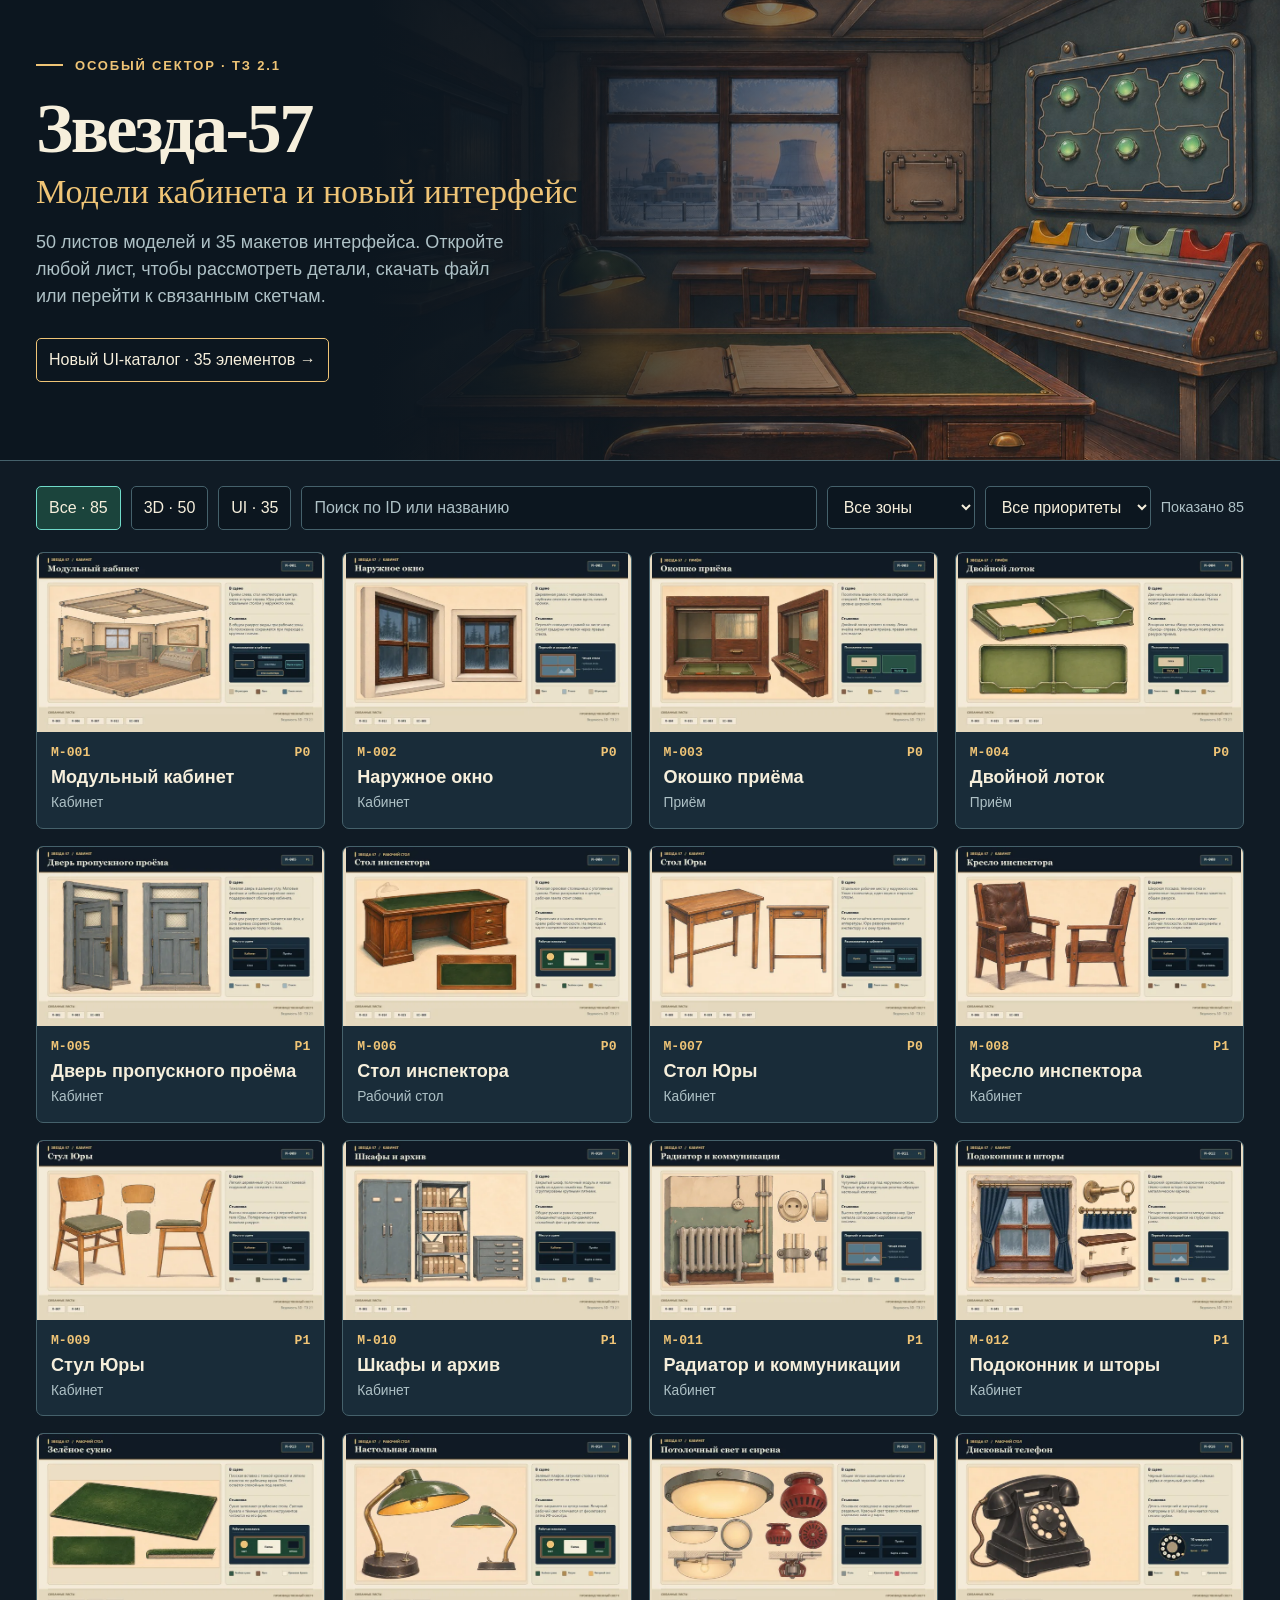
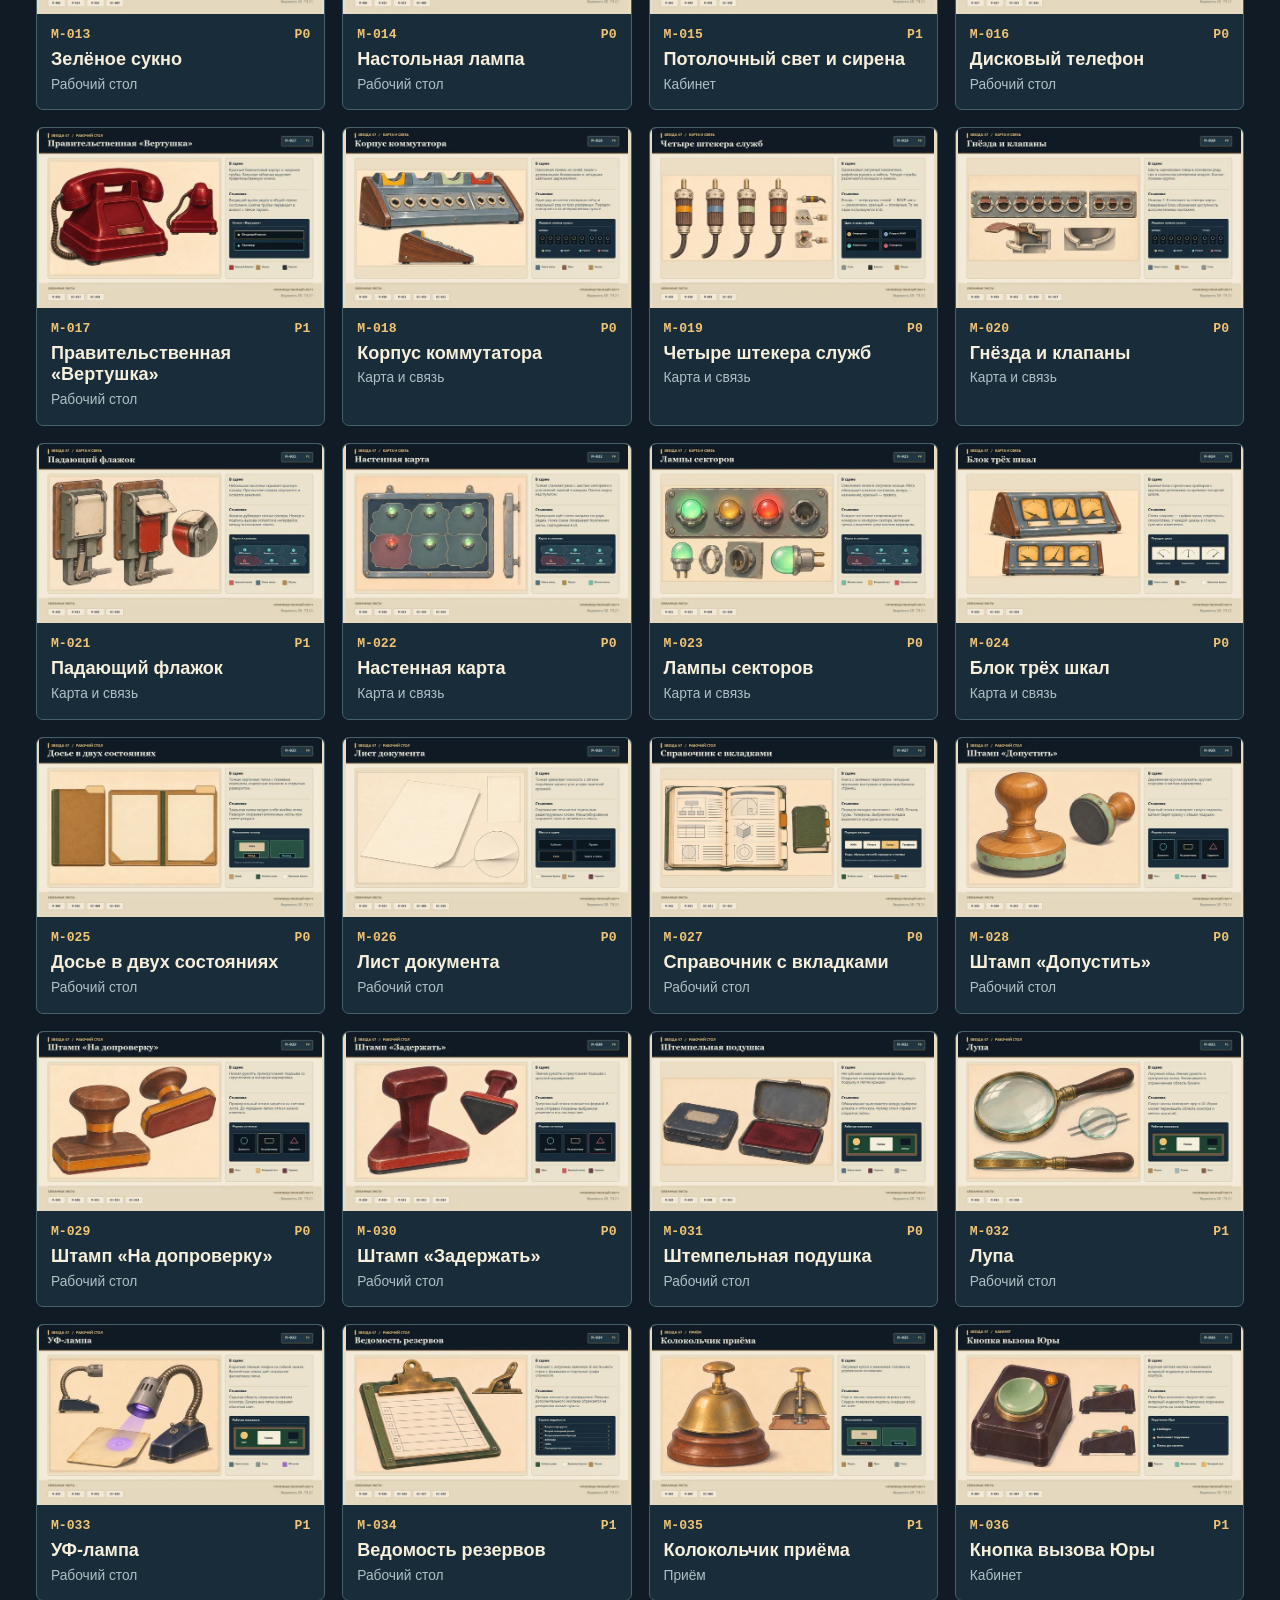
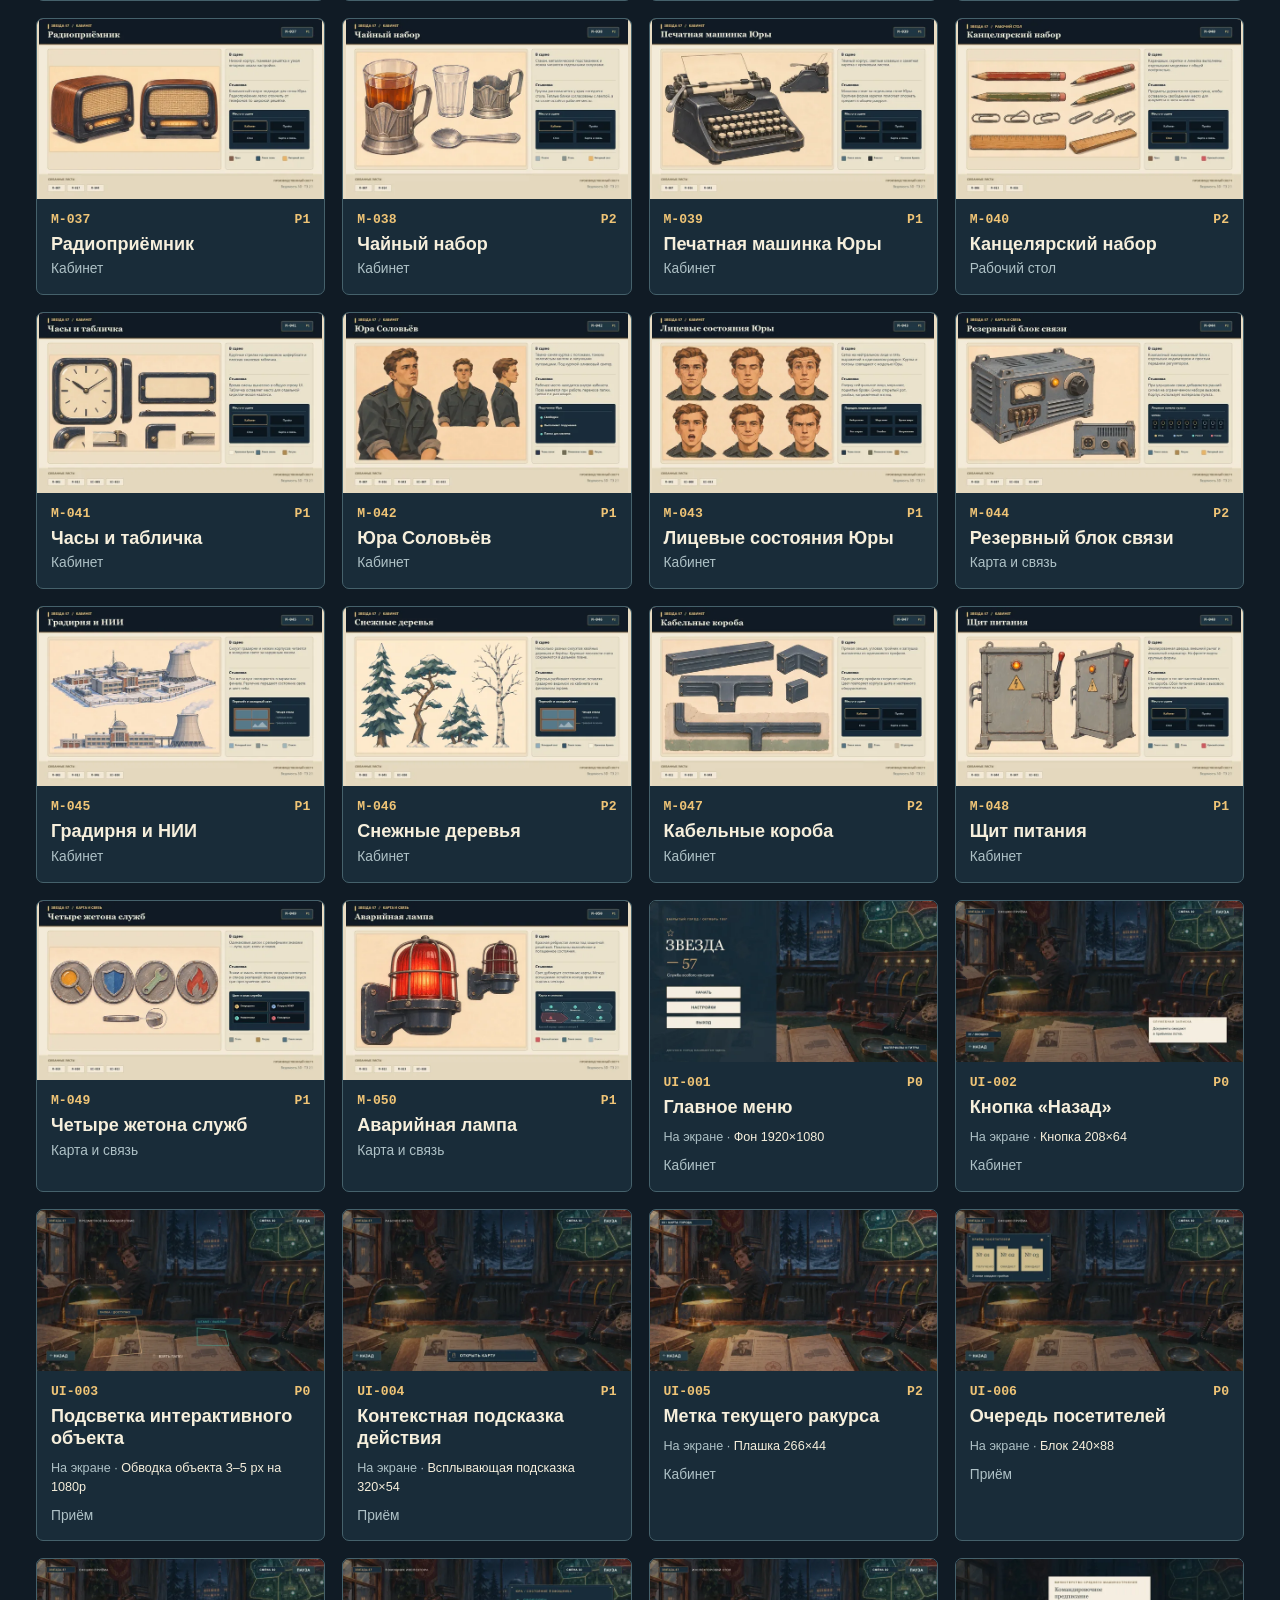
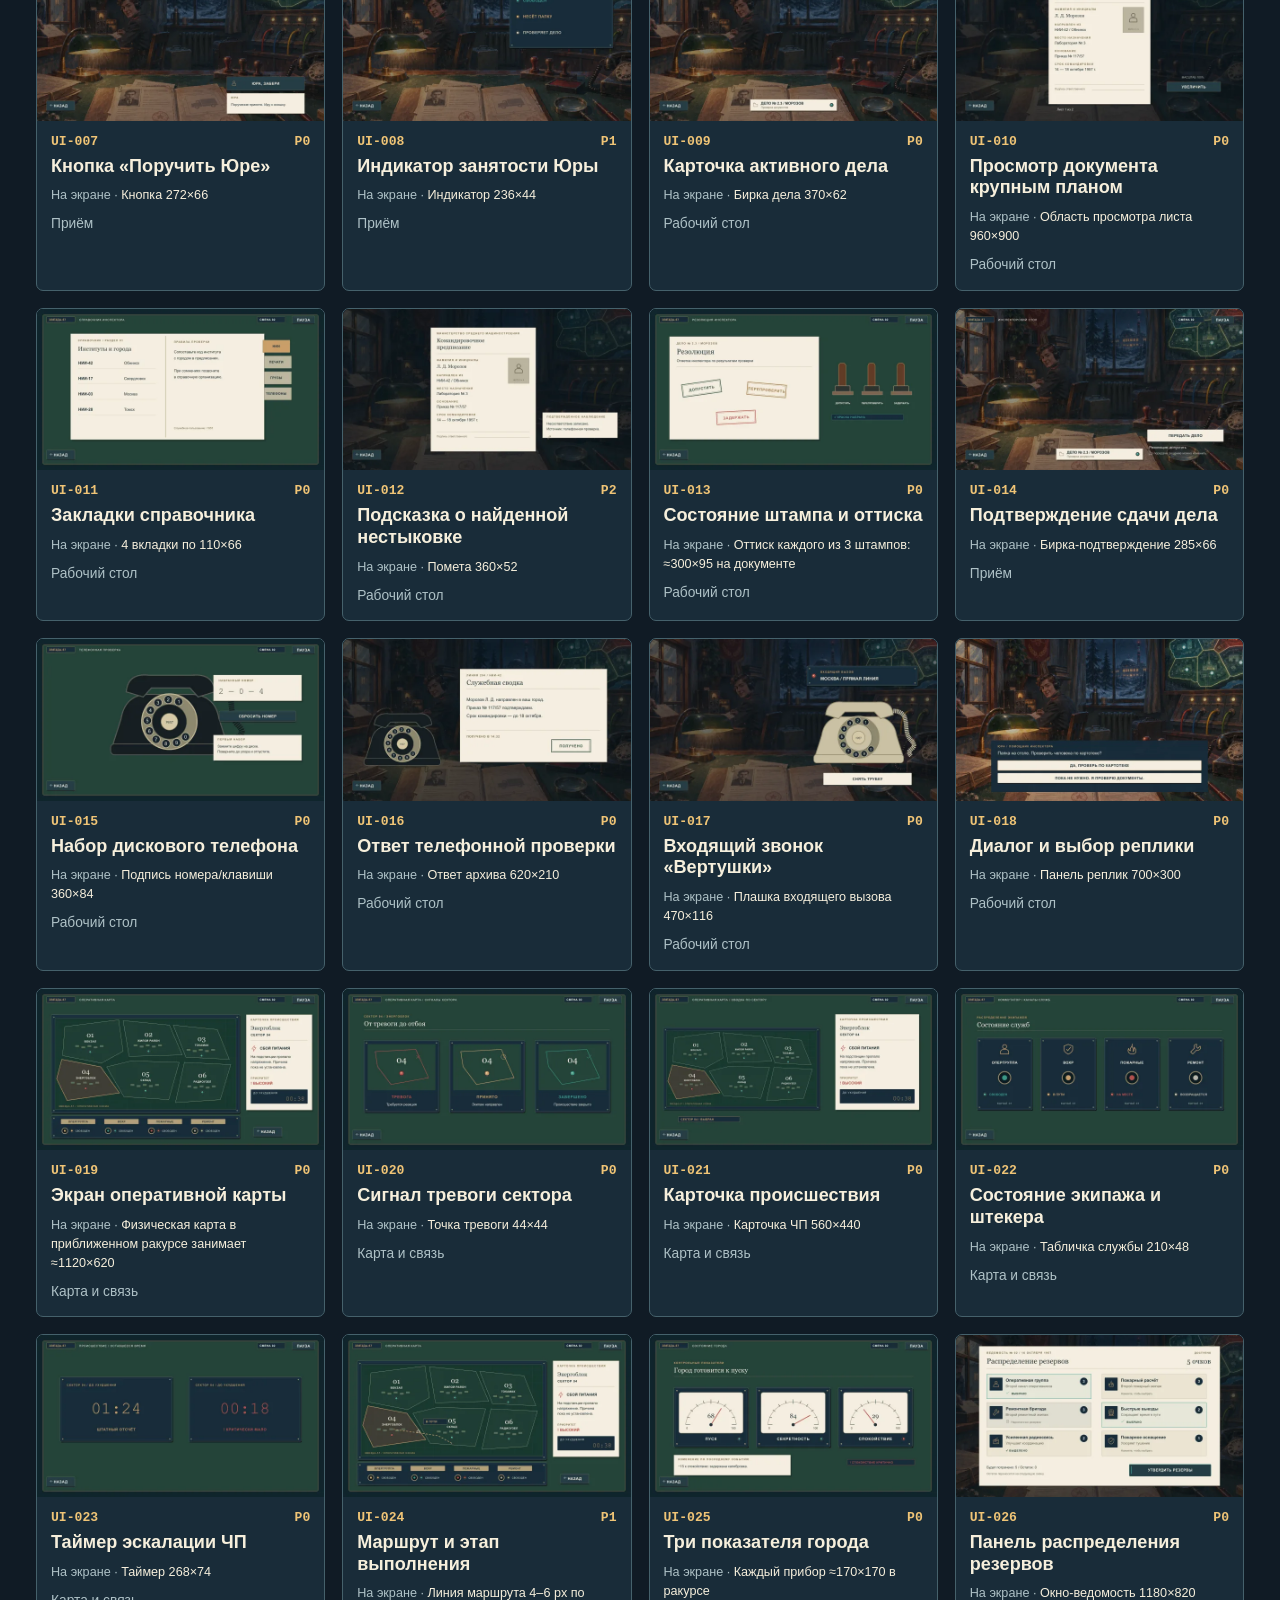
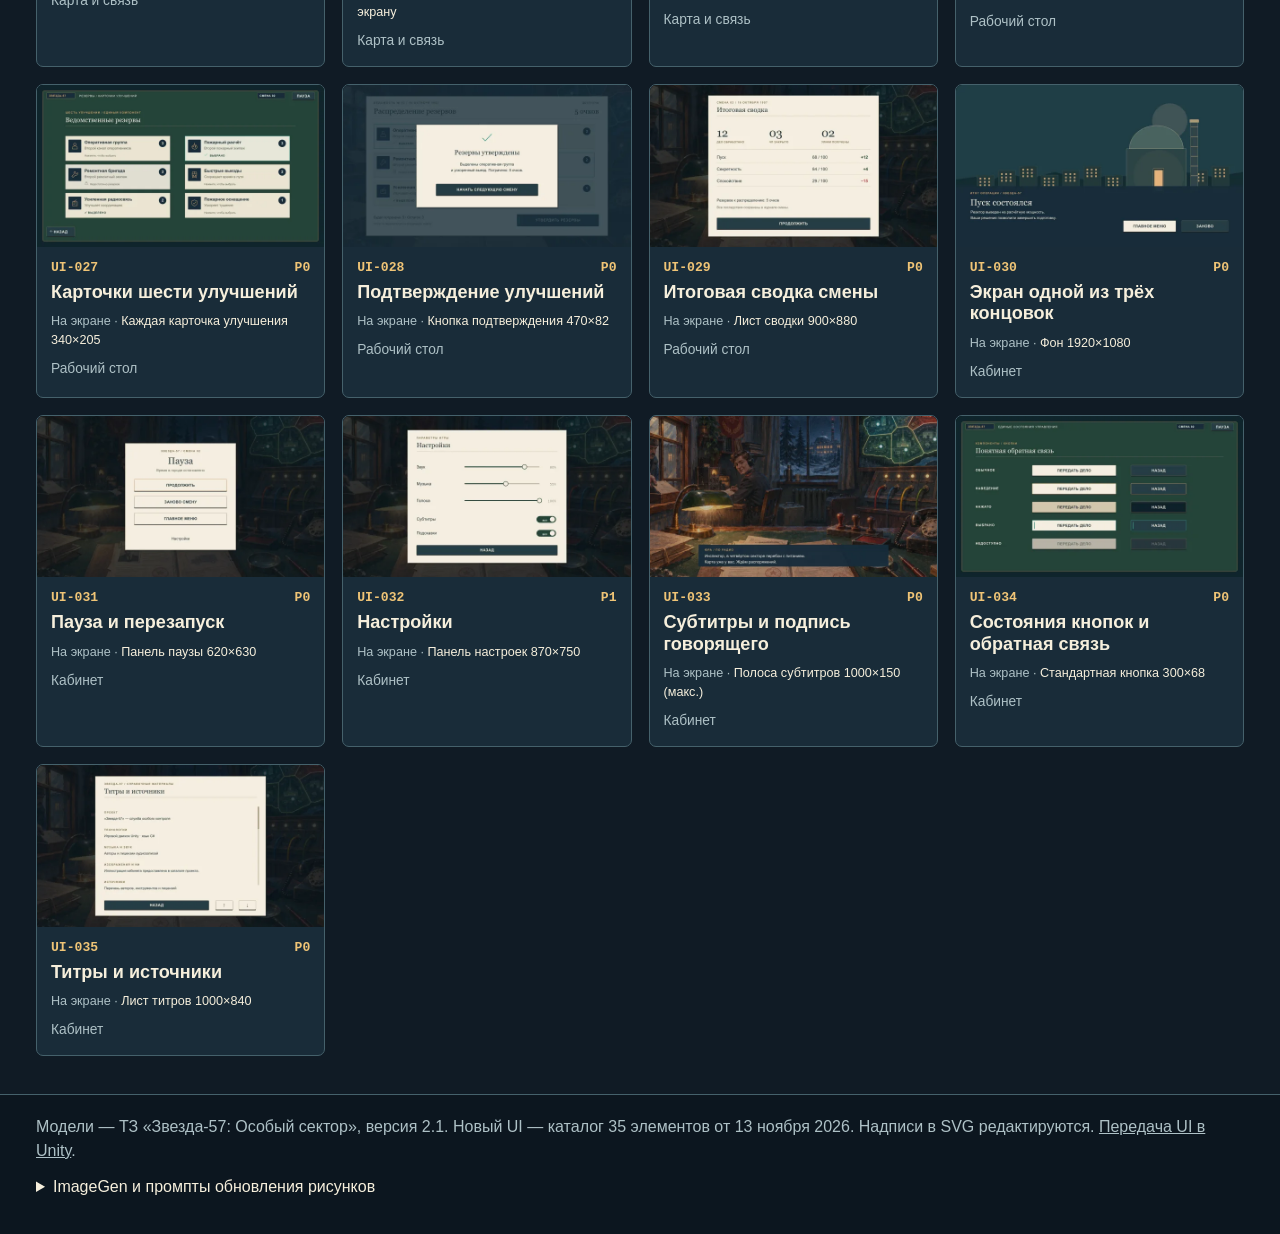
<file: index.html>
<!doctype html><html lang="ru"><head><meta charset="utf-8"><meta name="viewport" content="width=device-width, initial-scale=1">
<title>Звезда‑57 · Модели и интерфейс</title><style>
:root{color-scheme:dark;--bg:#101b25;--deep:#0c161f;--panel:#192c39;--raised:#203644;--edge:#45616b;--paper:#f6efdc;--gold:#efc476;--brass:#a88853;--muted:#aec1c6;--mint:#70dbca}
*{box-sizing:border-box}
body{margin:0;background:var(--bg);color:var(--paper);font:16px/1.5 "Segoe UI",Arial,sans-serif}
a{color:inherit} .shell{width:min(calc(100% - 72px),1456px);margin:auto}
.hero{position:relative;isolation:isolate;overflow:hidden;border-bottom:1px solid var(--edge);background:var(--deep)}
.hero::before{content:"";position:absolute;inset:0;z-index:-2;background:url("assets/cabinet.jpg") no-repeat right 48%/auto max(118%,455px)}
.hero::after{content:"";position:absolute;inset:0;z-index:-1;background:linear-gradient(90deg,#0c161f 7%,#0c161f 29%,#0c161fe6 42%,#0c161f32 77%,#0c161f22)}
.hero .shell{padding:56px 0 62px}
.eyebrow{color:var(--gold);font-weight:750;letter-spacing:.14em;text-transform:uppercase;font-size:13px;margin:0 0 16px}
.eyebrow::before{content:"";display:inline-block;background:var(--gold);width:27px;height:2px;vertical-align:middle;margin:0 12px 3px 0}
h1{margin:0;font:700 clamp(38px,5.5vw,74px)/1.03 Georgia,serif;letter-spacing:-.035em}
.subtitle{font-size:clamp(22px,3vw,34px);line-height:1.2;margin:8px 0 16px;color:var(--gold);font-family:Georgia,serif}
.lead{max-width:470px;margin:0;color:var(--muted);font-size:18px}
main{padding:25px 0 38px}
.toolbar{display:flex;gap:10px;align-items:center;flex-wrap:wrap;padding:0 0 22px}
.toolbar button, .toolbar select, .toolbar input,.btn{border:1px solid var(--edge);border-radius:5px;background:var(--deep);color:var(--paper);font:inherit;padding:9px 12px;min-height:43px}
.toolbar button,.btn{cursor:pointer;white-space:nowrap} .toolbar button[aria-pressed="true"]{background:#1b443c;border-color:var(--mint);color:var(--paper)}
.toolbar input{flex:1;min-width:min(100%,206px)} .toolbar input::placeholder{color:var(--muted)}
#count{margin-left:auto;color:var(--muted);font-size:.9rem;white-space:nowrap}
button:focus-visible,input:focus-visible,select:focus-visible,a:focus-visible,summary:focus-visible{outline:2px solid var(--gold);outline-offset:3px}
.grid{display:grid;grid-template-columns:repeat(auto-fill,minmax(min(100%,288px),1fr));gap:17px}
.card{background:var(--panel);border:1px solid var(--edge);border-radius:7px;overflow:hidden;min-width:0}
.card[hidden]{display:none}
.preview{display:block;background:#e8dcc3;overflow:hidden}
.card[data-kind="ui"] .preview{background:var(--deep)}
.preview img{display:block;width:100%;height:auto;aspect-ratio:1.6;object-fit:contain;transition:filter .16s ease}
.preview:hover img{filter:brightness(1.08)} .preview:focus-visible{outline-offset:-4px}
.caption{padding:13px 14px 14px} .meta{display:flex;justify-content:space-between;color:var(--gold);font:700 .82rem Consolas,monospace}
h2{margin:7px 0 4px;line-height:1.2;font-size:1.13rem} .caption p{margin:0;color:var(--muted);font-size:.86rem}
#empty{color:var(--muted);padding:25px 0}
dialog{max-width:min(94vw,1500px);width:max-content;max-height:94vh;background:var(--deep);color:var(--paper);border:1px solid var(--edge);border-radius:9px;padding:0;overflow:auto}
dialog::backdrop{background:#070d14dd}
.dialog-head{display:flex;justify-content:space-between;align-items:center;gap:18px;padding:11px 16px;border-bottom:1px solid var(--edge)}
#dlg-title{margin:0}
.dialog-body{display:grid;grid-template-columns:minmax(0,1fr) minmax(225px,302px);gap:19px;padding:16px}
.dialog-body img{display:block;width:auto;max-width:100%;max-height:76vh;object-fit:contain;border:1px solid var(--edge);border-radius:4px;background:var(--panel)}
.dialog-body h3{margin:18px 0 4px;color:var(--gold);font-size:1rem}.dialog-body h3:first-child{margin-top:0}
.dialog-body p{color:var(--muted);margin:0 0 11px}.related{display:flex;flex-wrap:wrap;gap:8px}
.related a{padding:4px 7px;border:1px solid var(--edge);border-radius:4px;text-decoration:none;font-family:Consolas,monospace}
.download{display:inline-block;color:var(--gold);margin-top:18px;font-weight:650}
footer{border-top:1px solid var(--edge);background:var(--deep);padding:20px 0 35px;color:var(--muted)}
footer p{margin:0 0 12px} details{max-width:1050px} summary{color:var(--paper);cursor:pointer} details li{margin:15px 0}
@media(max-width:790px){.shell{width:calc(100% - 32px)}.hero .shell{padding:39px 0 46px}.hero::after{background:linear-gradient(90deg,#0c161f 15%,#0c161fca 55%,#0c161f70)}
.dialog-body{grid-template-columns:1fr}.dialog-body img{max-height:62vh}}
@media(prefers-reduced-motion:reduce){.preview img{transition:none}}
.ui-catalog-link{display:inline-block;margin-top:12px;text-decoration:none;border-color:var(--gold)}.ui-downloads{display:flex;flex-wrap:wrap;gap:14px}.ending-variants{display:flex;flex-wrap:wrap;gap:8px;margin-top:16px}.ending-variants button[aria-pressed="true"]{border-color:var(--gold);color:var(--gold)}.ending-variants[hidden],#ui-files[hidden]{display:none}.card[data-kind="ui"] .preview img{aspect-ratio:16/9}
.caption .card-dimensions{margin:9px 0;color:var(--paper);font-size:.79rem;overflow-wrap:anywhere}.card-dimensions span{color:var(--muted)}#ui-dimensions[hidden]{display:none}#ui-dimensions dl{font-size:.86rem}#ui-dimensions dt{color:var(--gold);margin-top:14px}#ui-dimensions dd{margin:4px 0 0;color:var(--muted);overflow-wrap:anywhere}.dimensions-base{font-size:.8rem}
</style></head><body>
<header class="hero"><div class="shell">
<p class="eyebrow">Особый сектор · ТЗ 2.1</p><h1>Звезда‑57</h1>
<p class="subtitle">Модели кабинета и новый интерфейс</p>
<p class="lead">50 листов моделей и 35 макетов интерфейса. Откройте любой лист, чтобы рассмотреть детали, скачать файл или перейти к связанным скетчам.</p>
<p><a class="btn ui-catalog-link" href="UI/">Новый UI-каталог · 35 элементов →</a></p></div></header>
<main class="shell"><div class="toolbar">
<button data-kind="all" aria-pressed="true">Все · 85</button><button data-kind="model" aria-pressed="false">3D · 50</button><button data-kind="ui" aria-pressed="false">UI · 35</button>
<input id="query" type="search" placeholder="Поиск по ID или названию" aria-label="Поиск по ID или названию">
<select id="zone" aria-label="Рабочая зона"><option value="">Все зоны</option><option value="room">Кабинет</option><option value="intake">Приём</option><option value="desk">Рабочий стол</option><option value="map">Карта и связь</option></select>
<select id="priority" aria-label="Приоритет"><option value="">Все приоритеты</option><option>P0</option><option>P1</option><option>P2</option></select>
<span id="count" role="status"></span></div>
<div class="grid"><article class="card" data-kind="model" data-zone="room" data-priority="P0" data-search="M-001 Модульный кабинет Комната: стены/пол/потолок"><a class="preview" href="3D/M-001.png" data-open="M-001" aria-label="Открыть M-001 Модульный кабинет"><img src="assets/previews/M-001.webp" alt="Модульный кабинет" width="450" height="285" loading="eager" decoding="async"></a><div class="caption"><div class="meta"><span>M-001</span><span>P0</span></div><h2>Модульный кабинет</h2><p>Кабинет</p></div></article><article class="card" data-kind="model" data-zone="room" data-priority="P0" data-search="M-002 Наружное окно Оконная рама + стекло + откос"><a class="preview" href="3D/M-002.png" data-open="M-002" aria-label="Открыть M-002 Наружное окно"><img src="assets/previews/M-002.webp" alt="Наружное окно" width="450" height="285" loading="eager" decoding="async"></a><div class="caption"><div class="meta"><span>M-002</span><span>P0</span></div><h2>Наружное окно</h2><p>Кабинет</p></div></article><article class="card" data-kind="model" data-zone="intake" data-priority="P0" data-search="M-003 Окошко приёма Окошко приёма с рамой"><a class="preview" href="3D/M-003.png" data-open="M-003" aria-label="Открыть M-003 Окошко приёма"><img src="assets/previews/M-003.webp" alt="Окошко приёма" width="450" height="285" loading="eager" decoding="async"></a><div class="caption"><div class="meta"><span>M-003</span><span>P0</span></div><h2>Окошко приёма</h2><p>Приём</p></div></article><article class="card" data-kind="model" data-zone="intake" data-priority="P0" data-search="M-004 Двойной лоток Двойной лоток: вход/выход"><a class="preview" href="3D/M-004.png" data-open="M-004" aria-label="Открыть M-004 Двойной лоток"><img src="assets/previews/M-004.webp" alt="Двойной лоток" width="450" height="285" loading="eager" decoding="async"></a><div class="caption"><div class="meta"><span>M-004</span><span>P0</span></div><h2>Двойной лоток</h2><p>Приём</p></div></article><article class="card" data-kind="model" data-zone="room" data-priority="P1" data-search="M-005 Дверь пропускного проёма Дверь/пропускной проём"><a class="preview" href="3D/M-005.png" data-open="M-005" aria-label="Открыть M-005 Дверь пропускного проёма"><img src="assets/previews/M-005.webp" alt="Дверь пропускного проёма" width="450" height="285" loading="eager" decoding="async"></a><div class="caption"><div class="meta"><span>M-005</span><span>P1</span></div><h2>Дверь пропускного проёма</h2><p>Кабинет</p></div></article><article class="card" data-kind="model" data-zone="desk" data-priority="P0" data-search="M-006 Стол инспектора Массивный основной стол"><a class="preview" href="3D/M-006.png" data-open="M-006" aria-label="Открыть M-006 Стол инспектора"><img src="assets/previews/M-006.webp" alt="Стол инспектора" width="450" height="285" loading="eager" decoding="async"></a><div class="caption"><div class="meta"><span>M-006</span><span>P0</span></div><h2>Стол инспектора</h2><p>Рабочий стол</p></div></article><article class="card" data-kind="model" data-zone="room" data-priority="P0" data-search="M-007 Стол Юры Соседний стол Юры"><a class="preview" href="3D/M-007.png" data-open="M-007" aria-label="Открыть M-007 Стол Юры"><img src="assets/previews/M-007.webp" alt="Стол Юры" width="450" height="285" loading="eager" decoding="async"></a><div class="caption"><div class="meta"><span>M-007</span><span>P0</span></div><h2>Стол Юры</h2><p>Кабинет</p></div></article><article class="card" data-kind="model" data-zone="room" data-priority="P1" data-search="M-008 Кресло инспектора Кресло инспектора"><a class="preview" href="3D/M-008.png" data-open="M-008" aria-label="Открыть M-008 Кресло инспектора"><img src="assets/previews/M-008.webp" alt="Кресло инспектора" width="450" height="285" loading="eager" decoding="async"></a><div class="caption"><div class="meta"><span>M-008</span><span>P1</span></div><h2>Кресло инспектора</h2><p>Кабинет</p></div></article><article class="card" data-kind="model" data-zone="room" data-priority="P1" data-search="M-009 Стул Юры Стул Юры"><a class="preview" href="3D/M-009.png" data-open="M-009" aria-label="Открыть M-009 Стул Юры"><img src="assets/previews/M-009.webp" alt="Стул Юры" width="450" height="285" loading="lazy" decoding="async"></a><div class="caption"><div class="meta"><span>M-009</span><span>P1</span></div><h2>Стул Юры</h2><p>Кабинет</p></div></article><article class="card" data-kind="model" data-zone="room" data-priority="P1" data-search="M-010 Шкафы и архив Шкафы/стеллажи/архив"><a class="preview" href="3D/M-010.png" data-open="M-010" aria-label="Открыть M-010 Шкафы и архив"><img src="assets/previews/M-010.webp" alt="Шкафы и архив" width="450" height="285" loading="lazy" decoding="async"></a><div class="caption"><div class="meta"><span>M-010</span><span>P1</span></div><h2>Шкафы и архив</h2><p>Кабинет</p></div></article><article class="card" data-kind="model" data-zone="room" data-priority="P1" data-search="M-011 Радиатор и коммуникации Радиатор/трубы/розетки"><a class="preview" href="3D/M-011.png" data-open="M-011" aria-label="Открыть M-011 Радиатор и коммуникации"><img src="assets/previews/M-011.webp" alt="Радиатор и коммуникации" width="450" height="285" loading="lazy" decoding="async"></a><div class="caption"><div class="meta"><span>M-011</span><span>P1</span></div><h2>Радиатор и коммуникации</h2><p>Кабинет</p></div></article><article class="card" data-kind="model" data-zone="room" data-priority="P1" data-search="M-012 Подоконник и шторы Подоконник/шторы"><a class="preview" href="3D/M-012.png" data-open="M-012" aria-label="Открыть M-012 Подоконник и шторы"><img src="assets/previews/M-012.webp" alt="Подоконник и шторы" width="450" height="285" loading="lazy" decoding="async"></a><div class="caption"><div class="meta"><span>M-012</span><span>P1</span></div><h2>Подоконник и шторы</h2><p>Кабинет</p></div></article><article class="card" data-kind="model" data-zone="desk" data-priority="P0" data-search="M-013 Зелёное сукно Зелёное сукно (геометрия)"><a class="preview" href="3D/M-013.png" data-open="M-013" aria-label="Открыть M-013 Зелёное сукно"><img src="assets/previews/M-013.webp" alt="Зелёное сукно" width="450" height="285" loading="lazy" decoding="async"></a><div class="caption"><div class="meta"><span>M-013</span><span>P0</span></div><h2>Зелёное сукно</h2><p>Рабочий стол</p></div></article><article class="card" data-kind="model" data-zone="desk" data-priority="P0" data-search="M-014 Настольная лампа Настольная лампа"><a class="preview" href="3D/M-014.png" data-open="M-014" aria-label="Открыть M-014 Настольная лампа"><img src="assets/previews/M-014.webp" alt="Настольная лампа" width="450" height="285" loading="lazy" decoding="async"></a><div class="caption"><div class="meta"><span>M-014</span><span>P0</span></div><h2>Настольная лампа</h2><p>Рабочий стол</p></div></article><article class="card" data-kind="model" data-zone="room" data-priority="P1" data-search="M-015 Потолочный свет и сирена Потолочный светильник/сирена"><a class="preview" href="3D/M-015.png" data-open="M-015" aria-label="Открыть M-015 Потолочный свет и сирена"><img src="assets/previews/M-015.webp" alt="Потолочный свет и сирена" width="450" height="285" loading="lazy" decoding="async"></a><div class="caption"><div class="meta"><span>M-015</span><span>P1</span></div><h2>Потолочный свет и сирена</h2><p>Кабинет</p></div></article><article class="card" data-kind="model" data-zone="desk" data-priority="P0" data-search="M-016 Дисковый телефон Чёрный дисковый телефон"><a class="preview" href="3D/M-016.png" data-open="M-016" aria-label="Открыть M-016 Дисковый телефон"><img src="assets/previews/M-016.webp" alt="Дисковый телефон" width="450" height="285" loading="lazy" decoding="async"></a><div class="caption"><div class="meta"><span>M-016</span><span>P0</span></div><h2>Дисковый телефон</h2><p>Рабочий стол</p></div></article><article class="card" data-kind="model" data-zone="desk" data-priority="P1" data-search="M-017 Правительственная «Вертушка» Красная «Вертушка»"><a class="preview" href="3D/M-017.png" data-open="M-017" aria-label="Открыть M-017 Правительственная «Вертушка»"><img src="assets/previews/M-017.webp" alt="Правительственная «Вертушка»" width="450" height="285" loading="lazy" decoding="async"></a><div class="caption"><div class="meta"><span>M-017</span><span>P1</span></div><h2>Правительственная «Вертушка»</h2><p>Рабочий стол</p></div></article><article class="card" data-kind="model" data-zone="map" data-priority="P0" data-search="M-018 Корпус коммутатора Штекерный коммутатор — основание"><a class="preview" href="3D/M-018.png" data-open="M-018" aria-label="Открыть M-018 Корпус коммутатора"><img src="assets/previews/M-018.webp" alt="Корпус коммутатора" width="450" height="285" loading="lazy" decoding="async"></a><div class="caption"><div class="meta"><span>M-018</span><span>P0</span></div><h2>Корпус коммутатора</h2><p>Карта и связь</p></div></article><article class="card" data-kind="model" data-zone="map" data-priority="P0" data-search="M-019 Четыре штекера служб Штекер + кабель + наконечник"><a class="preview" href="3D/M-019.png" data-open="M-019" aria-label="Открыть M-019 Четыре штекера служб"><img src="assets/previews/M-019.webp" alt="Четыре штекера служб" width="450" height="285" loading="lazy" decoding="async"></a><div class="caption"><div class="meta"><span>M-019</span><span>P0</span></div><h2>Четыре штекера служб</h2><p>Карта и связь</p></div></article><article class="card" data-kind="model" data-zone="map" data-priority="P0" data-search="M-020 Гнёзда и клапаны Гнёзда коммутатора/клапаны"><a class="preview" href="3D/M-020.png" data-open="M-020" aria-label="Открыть M-020 Гнёзда и клапаны"><img src="assets/previews/M-020.webp" alt="Гнёзда и клапаны" width="450" height="285" loading="lazy" decoding="async"></a><div class="caption"><div class="meta"><span>M-020</span><span>P0</span></div><h2>Гнёзда и клапаны</h2><p>Карта и связь</p></div></article><article class="card" data-kind="model" data-zone="map" data-priority="P1" data-search="M-021 Падающий флажок Падающий флажок сигнала"><a class="preview" href="3D/M-021.png" data-open="M-021" aria-label="Открыть M-021 Падающий флажок"><img src="assets/previews/M-021.webp" alt="Падающий флажок" width="450" height="285" loading="lazy" decoding="async"></a><div class="caption"><div class="meta"><span>M-021</span><span>P1</span></div><h2>Падающий флажок</h2><p>Карта и связь</p></div></article><article class="card" data-kind="model" data-zone="map" data-priority="P0" data-search="M-022 Настенная карта Настенная оперативная карта/рама"><a class="preview" href="3D/M-022.png" data-open="M-022" aria-label="Открыть M-022 Настенная карта"><img src="assets/previews/M-022.webp" alt="Настенная карта" width="450" height="285" loading="lazy" decoding="async"></a><div class="caption"><div class="meta"><span>M-022</span><span>P0</span></div><h2>Настенная карта</h2><p>Карта и связь</p></div></article><article class="card" data-kind="model" data-zone="map" data-priority="P0" data-search="M-023 Лампы секторов Лампы/индикаторы секторов"><a class="preview" href="3D/M-023.png" data-open="M-023" aria-label="Открыть M-023 Лампы секторов"><img src="assets/previews/M-023.webp" alt="Лампы секторов" width="450" height="285" loading="lazy" decoding="async"></a><div class="caption"><div class="meta"><span>M-023</span><span>P0</span></div><h2>Лампы секторов</h2><p>Карта и связь</p></div></article><article class="card" data-kind="model" data-zone="map" data-priority="P0" data-search="M-024 Блок трёх шкал Блок трёх стрелочных шкал"><a class="preview" href="3D/M-024.png" data-open="M-024" aria-label="Открыть M-024 Блок трёх шкал"><img src="assets/previews/M-024.webp" alt="Блок трёх шкал" width="450" height="285" loading="lazy" decoding="async"></a><div class="caption"><div class="meta"><span>M-024</span><span>P0</span></div><h2>Блок трёх шкал</h2><p>Карта и связь</p></div></article><article class="card" data-kind="model" data-zone="desk" data-priority="P0" data-search="M-025 Досье в двух состояниях Папка закрытая/открытая"><a class="preview" href="3D/M-025.png" data-open="M-025" aria-label="Открыть M-025 Досье в двух состояниях"><img src="assets/previews/M-025.webp" alt="Досье в двух состояниях" width="450" height="285" loading="lazy" decoding="async"></a><div class="caption"><div class="meta"><span>M-025</span><span>P0</span></div><h2>Досье в двух состояниях</h2><p>Рабочий стол</p></div></article><article class="card" data-kind="model" data-zone="desk" data-priority="P0" data-search="M-026 Лист документа Лист бумаги (плоскость + толщина)"><a class="preview" href="3D/M-026.png" data-open="M-026" aria-label="Открыть M-026 Лист документа"><img src="assets/previews/M-026.webp" alt="Лист документа" width="450" height="285" loading="lazy" decoding="async"></a><div class="caption"><div class="meta"><span>M-026</span><span>P0</span></div><h2>Лист документа</h2><p>Рабочий стол</p></div></article><article class="card" data-kind="model" data-zone="desk" data-priority="P0" data-search="M-027 Справочник с вкладками Справочник (книга + страницы)"><a class="preview" href="3D/M-027.png" data-open="M-027" aria-label="Открыть M-027 Справочник с вкладками"><img src="assets/previews/M-027.webp" alt="Справочник с вкладками" width="450" height="285" loading="lazy" decoding="async"></a><div class="caption"><div class="meta"><span>M-027</span><span>P0</span></div><h2>Справочник с вкладками</h2><p>Рабочий стол</p></div></article><article class="card" data-kind="model" data-zone="desk" data-priority="P0" data-search="M-028 Штамп «Допустить» Штамп «Допустить»"><a class="preview" href="3D/M-028.png" data-open="M-028" aria-label="Открыть M-028 Штамп «Допустить»"><img src="assets/previews/M-028.webp" alt="Штамп «Допустить»" width="450" height="285" loading="lazy" decoding="async"></a><div class="caption"><div class="meta"><span>M-028</span><span>P0</span></div><h2>Штамп «Допустить»</h2><p>Рабочий стол</p></div></article><article class="card" data-kind="model" data-zone="desk" data-priority="P0" data-search="M-029 Штамп «На допроверку» Штамп «Допроверка»"><a class="preview" href="3D/M-029.png" data-open="M-029" aria-label="Открыть M-029 Штамп «На допроверку»"><img src="assets/previews/M-029.webp" alt="Штамп «На допроверку»" width="450" height="285" loading="lazy" decoding="async"></a><div class="caption"><div class="meta"><span>M-029</span><span>P0</span></div><h2>Штамп «На допроверку»</h2><p>Рабочий стол</p></div></article><article class="card" data-kind="model" data-zone="desk" data-priority="P0" data-search="M-030 Штамп «Задержать» Штамп «Задержать»"><a class="preview" href="3D/M-030.png" data-open="M-030" aria-label="Открыть M-030 Штамп «Задержать»"><img src="assets/previews/M-030.webp" alt="Штамп «Задержать»" width="450" height="285" loading="lazy" decoding="async"></a><div class="caption"><div class="meta"><span>M-030</span><span>P0</span></div><h2>Штамп «Задержать»</h2><p>Рабочий стол</p></div></article><article class="card" data-kind="model" data-zone="desk" data-priority="P0" data-search="M-031 Штемпельная подушка Штемпельная подушка"><a class="preview" href="3D/M-031.png" data-open="M-031" aria-label="Открыть M-031 Штемпельная подушка"><img src="assets/previews/M-031.webp" alt="Штемпельная подушка" width="450" height="285" loading="lazy" decoding="async"></a><div class="caption"><div class="meta"><span>M-031</span><span>P0</span></div><h2>Штемпельная подушка</h2><p>Рабочий стол</p></div></article><article class="card" data-kind="model" data-zone="desk" data-priority="P1" data-search="M-032 Лупа Лупа с ручкой"><a class="preview" href="3D/M-032.png" data-open="M-032" aria-label="Открыть M-032 Лупа"><img src="assets/previews/M-032.webp" alt="Лупа" width="450" height="285" loading="lazy" decoding="async"></a><div class="caption"><div class="meta"><span>M-032</span><span>P1</span></div><h2>Лупа</h2><p>Рабочий стол</p></div></article><article class="card" data-kind="model" data-zone="desk" data-priority="P1" data-search="M-033 УФ-лампа УФ-лампа на гибкой ножке"><a class="preview" href="3D/M-033.png" data-open="M-033" aria-label="Открыть M-033 УФ-лампа"><img src="assets/previews/M-033.webp" alt="УФ-лампа" width="450" height="285" loading="lazy" decoding="async"></a><div class="caption"><div class="meta"><span>M-033</span><span>P1</span></div><h2>УФ-лампа</h2><p>Рабочий стол</p></div></article><article class="card" data-kind="model" data-zone="desk" data-priority="P1" data-search="M-034 Ведомость резервов Ведомость резервов / планшет"><a class="preview" href="3D/M-034.png" data-open="M-034" aria-label="Открыть M-034 Ведомость резервов"><img src="assets/previews/M-034.webp" alt="Ведомость резервов" width="450" height="285" loading="lazy" decoding="async"></a><div class="caption"><div class="meta"><span>M-034</span><span>P1</span></div><h2>Ведомость резервов</h2><p>Рабочий стол</p></div></article><article class="card" data-kind="model" data-zone="intake" data-priority="P1" data-search="M-035 Колокольчик приёма Деревянный звонок/колокольчик"><a class="preview" href="3D/M-035.png" data-open="M-035" aria-label="Открыть M-035 Колокольчик приёма"><img src="assets/previews/M-035.webp" alt="Колокольчик приёма" width="450" height="285" loading="lazy" decoding="async"></a><div class="caption"><div class="meta"><span>M-035</span><span>P1</span></div><h2>Колокольчик приёма</h2><p>Приём</p></div></article><article class="card" data-kind="model" data-zone="room" data-priority="P1" data-search="M-036 Кнопка вызова Юры Сигнальная кнопка Юры"><a class="preview" href="3D/M-036.png" data-open="M-036" aria-label="Открыть M-036 Кнопка вызова Юры"><img src="assets/previews/M-036.webp" alt="Кнопка вызова Юры" width="450" height="285" loading="lazy" decoding="async"></a><div class="caption"><div class="meta"><span>M-036</span><span>P1</span></div><h2>Кнопка вызова Юры</h2><p>Кабинет</p></div></article><article class="card" data-kind="model" data-zone="room" data-priority="P1" data-search="M-037 Радиоприёмник Небольшой радиоприёмник"><a class="preview" href="3D/M-037.png" data-open="M-037" aria-label="Открыть M-037 Радиоприёмник"><img src="assets/previews/M-037.webp" alt="Радиоприёмник" width="450" height="285" loading="lazy" decoding="async"></a><div class="caption"><div class="meta"><span>M-037</span><span>P1</span></div><h2>Радиоприёмник</h2><p>Кабинет</p></div></article><article class="card" data-kind="model" data-zone="room" data-priority="P2" data-search="M-038 Чайный набор Чай/подстаканник/ложка"><a class="preview" href="3D/M-038.png" data-open="M-038" aria-label="Открыть M-038 Чайный набор"><img src="assets/previews/M-038.webp" alt="Чайный набор" width="450" height="285" loading="lazy" decoding="async"></a><div class="caption"><div class="meta"><span>M-038</span><span>P2</span></div><h2>Чайный набор</h2><p>Кабинет</p></div></article><article class="card" data-kind="model" data-zone="room" data-priority="P1" data-search="M-039 Печатная машинка Юры Печатная машинка Юры"><a class="preview" href="3D/M-039.png" data-open="M-039" aria-label="Открыть M-039 Печатная машинка Юры"><img src="assets/previews/M-039.webp" alt="Печатная машинка Юры" width="450" height="285" loading="lazy" decoding="async"></a><div class="caption"><div class="meta"><span>M-039</span><span>P1</span></div><h2>Печатная машинка Юры</h2><p>Кабинет</p></div></article><article class="card" data-kind="model" data-zone="desk" data-priority="P2" data-search="M-040 Канцелярский набор Карандаши/скрепки/линейка"><a class="preview" href="3D/M-040.png" data-open="M-040" aria-label="Открыть M-040 Канцелярский набор"><img src="assets/previews/M-040.webp" alt="Канцелярский набор" width="450" height="285" loading="lazy" decoding="async"></a><div class="caption"><div class="meta"><span>M-040</span><span>P2</span></div><h2>Канцелярский набор</h2><p>Рабочий стол</p></div></article><article class="card" data-kind="model" data-zone="room" data-priority="P1" data-search="M-041 Часы и табличка Настенная табличка/часы"><a class="preview" href="3D/M-041.png" data-open="M-041" aria-label="Открыть M-041 Часы и табличка"><img src="assets/previews/M-041.webp" alt="Часы и табличка" width="450" height="285" loading="lazy" decoding="async"></a><div class="caption"><div class="meta"><span>M-041</span><span>P1</span></div><h2>Часы и табличка</h2><p>Кабинет</p></div></article><article class="card" data-kind="model" data-zone="room" data-priority="P1" data-search="M-042 Юра Соловьёв Юра: стилизованная 3D-модель"><a class="preview" href="3D/M-042.png" data-open="M-042" aria-label="Открыть M-042 Юра Соловьёв"><img src="assets/previews/M-042.webp" alt="Юра Соловьёв" width="450" height="285" loading="lazy" decoding="async"></a><div class="caption"><div class="meta"><span>M-042</span><span>P1</span></div><h2>Юра Соловьёв</h2><p>Кабинет</p></div></article><article class="card" data-kind="model" data-zone="room" data-priority="P1" data-search="M-043 Лицевые состояния Юры Риг/лицевые blendshapes Юры"><a class="preview" href="3D/M-043.png" data-open="M-043" aria-label="Открыть M-043 Лицевые состояния Юры"><img src="assets/previews/M-043.webp" alt="Лицевые состояния Юры" width="450" height="285" loading="lazy" decoding="async"></a><div class="caption"><div class="meta"><span>M-043</span><span>P1</span></div><h2>Лицевые состояния Юры</h2><p>Кабинет</p></div></article><article class="card" data-kind="model" data-zone="map" data-priority="P2" data-search="M-044 Резервный блок связи Резервный блок радиосвязи"><a class="preview" href="3D/M-044.png" data-open="M-044" aria-label="Открыть M-044 Резервный блок связи"><img src="assets/previews/M-044.webp" alt="Резервный блок связи" width="450" height="285" loading="lazy" decoding="async"></a><div class="caption"><div class="meta"><span>M-044</span><span>P2</span></div><h2>Резервный блок связи</h2><p>Карта и связь</p></div></article><article class="card" data-kind="model" data-zone="room" data-priority="P1" data-search="M-045 Градирня и НИИ Фоновая градирня/НИИ за окном"><a class="preview" href="3D/M-045.png" data-open="M-045" aria-label="Открыть M-045 Градирня и НИИ"><img src="assets/previews/M-045.webp" alt="Градирня и НИИ" width="450" height="285" loading="lazy" decoding="async"></a><div class="caption"><div class="meta"><span>M-045</span><span>P1</span></div><h2>Градирня и НИИ</h2><p>Кабинет</p></div></article><article class="card" data-kind="model" data-zone="room" data-priority="P2" data-search="M-046 Снежные деревья Снежные деревья / силуэты"><a class="preview" href="3D/M-046.png" data-open="M-046" aria-label="Открыть M-046 Снежные деревья"><img src="assets/previews/M-046.webp" alt="Снежные деревья" width="450" height="285" loading="lazy" decoding="async"></a><div class="caption"><div class="meta"><span>M-046</span><span>P2</span></div><h2>Снежные деревья</h2><p>Кабинет</p></div></article><article class="card" data-kind="model" data-zone="room" data-priority="P2" data-search="M-047 Кабельные короба Декоративные кабельные короба"><a class="preview" href="3D/M-047.png" data-open="M-047" aria-label="Открыть M-047 Кабельные короба"><img src="assets/previews/M-047.webp" alt="Кабельные короба" width="450" height="285" loading="lazy" decoding="async"></a><div class="caption"><div class="meta"><span>M-047</span><span>P2</span></div><h2>Кабельные короба</h2><p>Кабинет</p></div></article><article class="card" data-kind="model" data-zone="room" data-priority="P1" data-search="M-048 Щит питания Щит питания/рубильник"><a class="preview" href="3D/M-048.png" data-open="M-048" aria-label="Открыть M-048 Щит питания"><img src="assets/previews/M-048.webp" alt="Щит питания" width="450" height="285" loading="lazy" decoding="async"></a><div class="caption"><div class="meta"><span>M-048</span><span>P1</span></div><h2>Щит питания</h2><p>Кабинет</p></div></article><article class="card" data-kind="model" data-zone="map" data-priority="P1" data-search="M-049 Четыре жетона служб Металлические жетоны экипажей"><a class="preview" href="3D/M-049.png" data-open="M-049" aria-label="Открыть M-049 Четыре жетона служб"><img src="assets/previews/M-049.webp" alt="Четыре жетона служб" width="450" height="285" loading="lazy" decoding="async"></a><div class="caption"><div class="meta"><span>M-049</span><span>P1</span></div><h2>Четыре жетона служб</h2><p>Карта и связь</p></div></article><article class="card" data-kind="model" data-zone="map" data-priority="P1" data-search="M-050 Аварийная лампа Красная аварийная лампа"><a class="preview" href="3D/M-050.png" data-open="M-050" aria-label="Открыть M-050 Аварийная лампа"><img src="assets/previews/M-050.webp" alt="Аварийная лампа" width="450" height="285" loading="lazy" decoding="async"></a><div class="caption"><div class="meta"><span>M-050</span><span>P1</span></div><h2>Аварийная лампа</h2><p>Карта и связь</p></div></article><article class="card" data-kind="ui" data-zone="room" data-priority="P0" data-search="UI-001 Главное меню"><a class="preview" href="UI/UI-001.svg" data-open="UI-001" aria-label="Открыть UI-001 Главное меню"><img src="assets/previews/UI-001.webp" alt="Главное меню" width="640" height="360" loading="lazy" decoding="async"></a><div class="caption"><div class="meta"><span>UI-001</span><span>P0</span></div><h2>Главное меню</h2><p class="card-dimensions"><span>На экране · </span>Фон 1920×1080</p><p>Кабинет</p></div></article><article class="card" data-kind="ui" data-zone="room" data-priority="P0" data-search="UI-002 Кнопка «Назад»"><a class="preview" href="UI/UI-002.svg" data-open="UI-002" aria-label="Открыть UI-002 Кнопка «Назад»"><img src="assets/previews/UI-002.webp" alt="Кнопка «Назад»" width="640" height="360" loading="lazy" decoding="async"></a><div class="caption"><div class="meta"><span>UI-002</span><span>P0</span></div><h2>Кнопка «Назад»</h2><p class="card-dimensions"><span>На экране · </span>Кнопка 208×64</p><p>Кабинет</p></div></article><article class="card" data-kind="ui" data-zone="intake" data-priority="P0" data-search="UI-003 Подсветка интерактивного объекта"><a class="preview" href="UI/UI-003.svg" data-open="UI-003" aria-label="Открыть UI-003 Подсветка интерактивного объекта"><img src="assets/previews/UI-003.webp" alt="Подсветка интерактивного объекта" width="640" height="360" loading="lazy" decoding="async"></a><div class="caption"><div class="meta"><span>UI-003</span><span>P0</span></div><h2>Подсветка интерактивного объекта</h2><p class="card-dimensions"><span>На экране · </span>Обводка объекта 3–5 px на 1080p</p><p>Приём</p></div></article><article class="card" data-kind="ui" data-zone="intake" data-priority="P1" data-search="UI-004 Контекстная подсказка действия"><a class="preview" href="UI/UI-004.svg" data-open="UI-004" aria-label="Открыть UI-004 Контекстная подсказка действия"><img src="assets/previews/UI-004.webp" alt="Контекстная подсказка действия" width="640" height="360" loading="lazy" decoding="async"></a><div class="caption"><div class="meta"><span>UI-004</span><span>P1</span></div><h2>Контекстная подсказка действия</h2><p class="card-dimensions"><span>На экране · </span>Всплывающая подсказка 320×54</p><p>Приём</p></div></article><article class="card" data-kind="ui" data-zone="room" data-priority="P2" data-search="UI-005 Метка текущего ракурса"><a class="preview" href="UI/UI-005.svg" data-open="UI-005" aria-label="Открыть UI-005 Метка текущего ракурса"><img src="assets/previews/UI-005.webp" alt="Метка текущего ракурса" width="640" height="360" loading="lazy" decoding="async"></a><div class="caption"><div class="meta"><span>UI-005</span><span>P2</span></div><h2>Метка текущего ракурса</h2><p class="card-dimensions"><span>На экране · </span>Плашка 266×44</p><p>Кабинет</p></div></article><article class="card" data-kind="ui" data-zone="intake" data-priority="P0" data-search="UI-006 Очередь посетителей"><a class="preview" href="UI/UI-006.svg" data-open="UI-006" aria-label="Открыть UI-006 Очередь посетителей"><img src="assets/previews/UI-006.webp" alt="Очередь посетителей" width="640" height="360" loading="lazy" decoding="async"></a><div class="caption"><div class="meta"><span>UI-006</span><span>P0</span></div><h2>Очередь посетителей</h2><p class="card-dimensions"><span>На экране · </span>Блок 240×88</p><p>Приём</p></div></article><article class="card" data-kind="ui" data-zone="intake" data-priority="P0" data-search="UI-007 Кнопка «Поручить Юре»"><a class="preview" href="UI/UI-007.svg" data-open="UI-007" aria-label="Открыть UI-007 Кнопка «Поручить Юре»"><img src="assets/previews/UI-007.webp" alt="Кнопка «Поручить Юре»" width="640" height="360" loading="lazy" decoding="async"></a><div class="caption"><div class="meta"><span>UI-007</span><span>P0</span></div><h2>Кнопка «Поручить Юре»</h2><p class="card-dimensions"><span>На экране · </span>Кнопка 272×66</p><p>Приём</p></div></article><article class="card" data-kind="ui" data-zone="intake" data-priority="P1" data-search="UI-008 Индикатор занятости Юры"><a class="preview" href="UI/UI-008.svg" data-open="UI-008" aria-label="Открыть UI-008 Индикатор занятости Юры"><img src="assets/previews/UI-008.webp" alt="Индикатор занятости Юры" width="640" height="360" loading="lazy" decoding="async"></a><div class="caption"><div class="meta"><span>UI-008</span><span>P1</span></div><h2>Индикатор занятости Юры</h2><p class="card-dimensions"><span>На экране · </span>Индикатор 236×44</p><p>Приём</p></div></article><article class="card" data-kind="ui" data-zone="desk" data-priority="P0" data-search="UI-009 Карточка активного дела"><a class="preview" href="UI/UI-009.svg" data-open="UI-009" aria-label="Открыть UI-009 Карточка активного дела"><img src="assets/previews/UI-009.webp" alt="Карточка активного дела" width="640" height="360" loading="lazy" decoding="async"></a><div class="caption"><div class="meta"><span>UI-009</span><span>P0</span></div><h2>Карточка активного дела</h2><p class="card-dimensions"><span>На экране · </span>Бирка дела 370×62</p><p>Рабочий стол</p></div></article><article class="card" data-kind="ui" data-zone="desk" data-priority="P0" data-search="UI-010 Просмотр документа крупным планом"><a class="preview" href="UI/UI-010.svg" data-open="UI-010" aria-label="Открыть UI-010 Просмотр документа крупным планом"><img src="assets/previews/UI-010.webp" alt="Просмотр документа крупным планом" width="640" height="360" loading="lazy" decoding="async"></a><div class="caption"><div class="meta"><span>UI-010</span><span>P0</span></div><h2>Просмотр документа крупным планом</h2><p class="card-dimensions"><span>На экране · </span>Область просмотра листа 960×900</p><p>Рабочий стол</p></div></article><article class="card" data-kind="ui" data-zone="desk" data-priority="P0" data-search="UI-011 Закладки справочника"><a class="preview" href="UI/UI-011.svg" data-open="UI-011" aria-label="Открыть UI-011 Закладки справочника"><img src="assets/previews/UI-011.webp" alt="Закладки справочника" width="640" height="360" loading="lazy" decoding="async"></a><div class="caption"><div class="meta"><span>UI-011</span><span>P0</span></div><h2>Закладки справочника</h2><p class="card-dimensions"><span>На экране · </span>4 вкладки по 110×66</p><p>Рабочий стол</p></div></article><article class="card" data-kind="ui" data-zone="desk" data-priority="P2" data-search="UI-012 Подсказка о найденной нестыковке"><a class="preview" href="UI/UI-012.svg" data-open="UI-012" aria-label="Открыть UI-012 Подсказка о найденной нестыковке"><img src="assets/previews/UI-012.webp" alt="Подсказка о найденной нестыковке" width="640" height="360" loading="lazy" decoding="async"></a><div class="caption"><div class="meta"><span>UI-012</span><span>P2</span></div><h2>Подсказка о найденной нестыковке</h2><p class="card-dimensions"><span>На экране · </span>Помета 360×52</p><p>Рабочий стол</p></div></article><article class="card" data-kind="ui" data-zone="desk" data-priority="P0" data-search="UI-013 Состояние штампа и оттиска"><a class="preview" href="UI/UI-013.svg" data-open="UI-013" aria-label="Открыть UI-013 Состояние штампа и оттиска"><img src="assets/previews/UI-013.webp" alt="Состояние штампа и оттиска" width="640" height="360" loading="lazy" decoding="async"></a><div class="caption"><div class="meta"><span>UI-013</span><span>P0</span></div><h2>Состояние штампа и оттиска</h2><p class="card-dimensions"><span>На экране · </span>Оттиск каждого из 3 штампов: ≈300×95 на документе</p><p>Рабочий стол</p></div></article><article class="card" data-kind="ui" data-zone="intake" data-priority="P0" data-search="UI-014 Подтверждение сдачи дела"><a class="preview" href="UI/UI-014.svg" data-open="UI-014" aria-label="Открыть UI-014 Подтверждение сдачи дела"><img src="assets/previews/UI-014.webp" alt="Подтверждение сдачи дела" width="640" height="360" loading="lazy" decoding="async"></a><div class="caption"><div class="meta"><span>UI-014</span><span>P0</span></div><h2>Подтверждение сдачи дела</h2><p class="card-dimensions"><span>На экране · </span>Бирка-подтверждение 285×66</p><p>Приём</p></div></article><article class="card" data-kind="ui" data-zone="desk" data-priority="P0" data-search="UI-015 Набор дискового телефона"><a class="preview" href="UI/UI-015.svg" data-open="UI-015" aria-label="Открыть UI-015 Набор дискового телефона"><img src="assets/previews/UI-015.webp" alt="Набор дискового телефона" width="640" height="360" loading="lazy" decoding="async"></a><div class="caption"><div class="meta"><span>UI-015</span><span>P0</span></div><h2>Набор дискового телефона</h2><p class="card-dimensions"><span>На экране · </span>Подпись номера/клавиши 360×84</p><p>Рабочий стол</p></div></article><article class="card" data-kind="ui" data-zone="desk" data-priority="P0" data-search="UI-016 Ответ телефонной проверки"><a class="preview" href="UI/UI-016.svg" data-open="UI-016" aria-label="Открыть UI-016 Ответ телефонной проверки"><img src="assets/previews/UI-016.webp" alt="Ответ телефонной проверки" width="640" height="360" loading="lazy" decoding="async"></a><div class="caption"><div class="meta"><span>UI-016</span><span>P0</span></div><h2>Ответ телефонной проверки</h2><p class="card-dimensions"><span>На экране · </span>Ответ архива 620×210</p><p>Рабочий стол</p></div></article><article class="card" data-kind="ui" data-zone="desk" data-priority="P0" data-search="UI-017 Входящий звонок «Вертушки»"><a class="preview" href="UI/UI-017.svg" data-open="UI-017" aria-label="Открыть UI-017 Входящий звонок «Вертушки»"><img src="assets/previews/UI-017.webp" alt="Входящий звонок «Вертушки»" width="640" height="360" loading="lazy" decoding="async"></a><div class="caption"><div class="meta"><span>UI-017</span><span>P0</span></div><h2>Входящий звонок «Вертушки»</h2><p class="card-dimensions"><span>На экране · </span>Плашка входящего вызова 470×116</p><p>Рабочий стол</p></div></article><article class="card" data-kind="ui" data-zone="desk" data-priority="P0" data-search="UI-018 Диалог и выбор реплики"><a class="preview" href="UI/UI-018.svg" data-open="UI-018" aria-label="Открыть UI-018 Диалог и выбор реплики"><img src="assets/previews/UI-018.webp" alt="Диалог и выбор реплики" width="640" height="360" loading="lazy" decoding="async"></a><div class="caption"><div class="meta"><span>UI-018</span><span>P0</span></div><h2>Диалог и выбор реплики</h2><p class="card-dimensions"><span>На экране · </span>Панель реплик 700×300</p><p>Рабочий стол</p></div></article><article class="card" data-kind="ui" data-zone="map" data-priority="P0" data-search="UI-019 Экран оперативной карты"><a class="preview" href="UI/UI-019.svg" data-open="UI-019" aria-label="Открыть UI-019 Экран оперативной карты"><img src="assets/previews/UI-019.webp" alt="Экран оперативной карты" width="640" height="360" loading="lazy" decoding="async"></a><div class="caption"><div class="meta"><span>UI-019</span><span>P0</span></div><h2>Экран оперативной карты</h2><p class="card-dimensions"><span>На экране · </span>Физическая карта в приближенном ракурсе занимает ≈1120×620</p><p>Карта и связь</p></div></article><article class="card" data-kind="ui" data-zone="map" data-priority="P0" data-search="UI-020 Сигнал тревоги сектора"><a class="preview" href="UI/UI-020.svg" data-open="UI-020" aria-label="Открыть UI-020 Сигнал тревоги сектора"><img src="assets/previews/UI-020.webp" alt="Сигнал тревоги сектора" width="640" height="360" loading="lazy" decoding="async"></a><div class="caption"><div class="meta"><span>UI-020</span><span>P0</span></div><h2>Сигнал тревоги сектора</h2><p class="card-dimensions"><span>На экране · </span>Точка тревоги 44×44</p><p>Карта и связь</p></div></article><article class="card" data-kind="ui" data-zone="map" data-priority="P0" data-search="UI-021 Карточка происшествия"><a class="preview" href="UI/UI-021.svg" data-open="UI-021" aria-label="Открыть UI-021 Карточка происшествия"><img src="assets/previews/UI-021.webp" alt="Карточка происшествия" width="640" height="360" loading="lazy" decoding="async"></a><div class="caption"><div class="meta"><span>UI-021</span><span>P0</span></div><h2>Карточка происшествия</h2><p class="card-dimensions"><span>На экране · </span>Карточка ЧП 560×440</p><p>Карта и связь</p></div></article><article class="card" data-kind="ui" data-zone="map" data-priority="P0" data-search="UI-022 Состояние экипажа и штекера"><a class="preview" href="UI/UI-022.svg" data-open="UI-022" aria-label="Открыть UI-022 Состояние экипажа и штекера"><img src="assets/previews/UI-022.webp" alt="Состояние экипажа и штекера" width="640" height="360" loading="lazy" decoding="async"></a><div class="caption"><div class="meta"><span>UI-022</span><span>P0</span></div><h2>Состояние экипажа и штекера</h2><p class="card-dimensions"><span>На экране · </span>Табличка службы 210×48</p><p>Карта и связь</p></div></article><article class="card" data-kind="ui" data-zone="map" data-priority="P0" data-search="UI-023 Таймер эскалации ЧП"><a class="preview" href="UI/UI-023.svg" data-open="UI-023" aria-label="Открыть UI-023 Таймер эскалации ЧП"><img src="assets/previews/UI-023.webp" alt="Таймер эскалации ЧП" width="640" height="360" loading="lazy" decoding="async"></a><div class="caption"><div class="meta"><span>UI-023</span><span>P0</span></div><h2>Таймер эскалации ЧП</h2><p class="card-dimensions"><span>На экране · </span>Таймер 268×74</p><p>Карта и связь</p></div></article><article class="card" data-kind="ui" data-zone="map" data-priority="P1" data-search="UI-024 Маршрут и этап выполнения"><a class="preview" href="UI/UI-024.svg" data-open="UI-024" aria-label="Открыть UI-024 Маршрут и этап выполнения"><img src="assets/previews/UI-024.webp" alt="Маршрут и этап выполнения" width="640" height="360" loading="lazy" decoding="async"></a><div class="caption"><div class="meta"><span>UI-024</span><span>P1</span></div><h2>Маршрут и этап выполнения</h2><p class="card-dimensions"><span>На экране · </span>Линия маршрута 4–6 px по экрану</p><p>Карта и связь</p></div></article><article class="card" data-kind="ui" data-zone="map" data-priority="P0" data-search="UI-025 Три показателя города"><a class="preview" href="UI/UI-025.svg" data-open="UI-025" aria-label="Открыть UI-025 Три показателя города"><img src="assets/previews/UI-025.webp" alt="Три показателя города" width="640" height="360" loading="lazy" decoding="async"></a><div class="caption"><div class="meta"><span>UI-025</span><span>P0</span></div><h2>Три показателя города</h2><p class="card-dimensions"><span>На экране · </span>Каждый прибор ≈170×170 в ракурсе</p><p>Карта и связь</p></div></article><article class="card" data-kind="ui" data-zone="desk" data-priority="P0" data-search="UI-026 Панель распределения резервов"><a class="preview" href="UI/UI-026.svg" data-open="UI-026" aria-label="Открыть UI-026 Панель распределения резервов"><img src="assets/previews/UI-026.webp" alt="Панель распределения резервов" width="640" height="360" loading="lazy" decoding="async"></a><div class="caption"><div class="meta"><span>UI-026</span><span>P0</span></div><h2>Панель распределения резервов</h2><p class="card-dimensions"><span>На экране · </span>Окно-ведомость 1180×820</p><p>Рабочий стол</p></div></article><article class="card" data-kind="ui" data-zone="desk" data-priority="P0" data-search="UI-027 Карточки шести улучшений"><a class="preview" href="UI/UI-027.svg" data-open="UI-027" aria-label="Открыть UI-027 Карточки шести улучшений"><img src="assets/previews/UI-027.webp" alt="Карточки шести улучшений" width="640" height="360" loading="lazy" decoding="async"></a><div class="caption"><div class="meta"><span>UI-027</span><span>P0</span></div><h2>Карточки шести улучшений</h2><p class="card-dimensions"><span>На экране · </span>Каждая карточка улучшения 340×205</p><p>Рабочий стол</p></div></article><article class="card" data-kind="ui" data-zone="desk" data-priority="P0" data-search="UI-028 Подтверждение улучшений"><a class="preview" href="UI/UI-028.svg" data-open="UI-028" aria-label="Открыть UI-028 Подтверждение улучшений"><img src="assets/previews/UI-028.webp" alt="Подтверждение улучшений" width="640" height="360" loading="lazy" decoding="async"></a><div class="caption"><div class="meta"><span>UI-028</span><span>P0</span></div><h2>Подтверждение улучшений</h2><p class="card-dimensions"><span>На экране · </span>Кнопка подтверждения 470×82</p><p>Рабочий стол</p></div></article><article class="card" data-kind="ui" data-zone="desk" data-priority="P0" data-search="UI-029 Итоговая сводка смены"><a class="preview" href="UI/UI-029.svg" data-open="UI-029" aria-label="Открыть UI-029 Итоговая сводка смены"><img src="assets/previews/UI-029.webp" alt="Итоговая сводка смены" width="640" height="360" loading="lazy" decoding="async"></a><div class="caption"><div class="meta"><span>UI-029</span><span>P0</span></div><h2>Итоговая сводка смены</h2><p class="card-dimensions"><span>На экране · </span>Лист сводки 900×880</p><p>Рабочий стол</p></div></article><article class="card" data-kind="ui" data-zone="room" data-priority="P0" data-search="UI-030 Экран одной из трёх концовок"><a class="preview" href="UI/UI-030.svg" data-open="UI-030" aria-label="Открыть UI-030 Экран одной из трёх концовок"><img src="assets/previews/UI-030.webp" alt="Экран одной из трёх концовок" width="640" height="360" loading="lazy" decoding="async"></a><div class="caption"><div class="meta"><span>UI-030</span><span>P0</span></div><h2>Экран одной из трёх концовок</h2><p class="card-dimensions"><span>На экране · </span>Фон 1920×1080</p><p>Кабинет</p></div></article><article class="card" data-kind="ui" data-zone="room" data-priority="P0" data-search="UI-031 Пауза и перезапуск"><a class="preview" href="UI/UI-031.svg" data-open="UI-031" aria-label="Открыть UI-031 Пауза и перезапуск"><img src="assets/previews/UI-031.webp" alt="Пауза и перезапуск" width="640" height="360" loading="lazy" decoding="async"></a><div class="caption"><div class="meta"><span>UI-031</span><span>P0</span></div><h2>Пауза и перезапуск</h2><p class="card-dimensions"><span>На экране · </span>Панель паузы 620×630</p><p>Кабинет</p></div></article><article class="card" data-kind="ui" data-zone="room" data-priority="P1" data-search="UI-032 Настройки"><a class="preview" href="UI/UI-032.svg" data-open="UI-032" aria-label="Открыть UI-032 Настройки"><img src="assets/previews/UI-032.webp" alt="Настройки" width="640" height="360" loading="lazy" decoding="async"></a><div class="caption"><div class="meta"><span>UI-032</span><span>P1</span></div><h2>Настройки</h2><p class="card-dimensions"><span>На экране · </span>Панель настроек 870×750</p><p>Кабинет</p></div></article><article class="card" data-kind="ui" data-zone="room" data-priority="P0" data-search="UI-033 Субтитры и подпись говорящего"><a class="preview" href="UI/UI-033.svg" data-open="UI-033" aria-label="Открыть UI-033 Субтитры и подпись говорящего"><img src="assets/previews/UI-033.webp" alt="Субтитры и подпись говорящего" width="640" height="360" loading="lazy" decoding="async"></a><div class="caption"><div class="meta"><span>UI-033</span><span>P0</span></div><h2>Субтитры и подпись говорящего</h2><p class="card-dimensions"><span>На экране · </span>Полоса субтитров 1000×150 (макс.)</p><p>Кабинет</p></div></article><article class="card" data-kind="ui" data-zone="room" data-priority="P0" data-search="UI-034 Состояния кнопок и обратная связь"><a class="preview" href="UI/UI-034.svg" data-open="UI-034" aria-label="Открыть UI-034 Состояния кнопок и обратная связь"><img src="assets/previews/UI-034.webp" alt="Состояния кнопок и обратная связь" width="640" height="360" loading="lazy" decoding="async"></a><div class="caption"><div class="meta"><span>UI-034</span><span>P0</span></div><h2>Состояния кнопок и обратная связь</h2><p class="card-dimensions"><span>На экране · </span>Стандартная кнопка 300×68</p><p>Кабинет</p></div></article><article class="card" data-kind="ui" data-zone="room" data-priority="P0" data-search="UI-035 Титры и источники"><a class="preview" href="UI/UI-035.svg" data-open="UI-035" aria-label="Открыть UI-035 Титры и источники"><img src="assets/previews/UI-035.webp" alt="Титры и источники" width="640" height="360" loading="lazy" decoding="async"></a><div class="caption"><div class="meta"><span>UI-035</span><span>P0</span></div><h2>Титры и источники</h2><p class="card-dimensions"><span>На экране · </span>Лист титров 1000×840</p><p>Кабинет</p></div></article></div><p id="empty" hidden>По этим фильтрам скетчи не найдены.</p></main>
<dialog id="zoom" aria-labelledby="dlg-title"><div class="dialog-head"><h2 id="dlg-title"></h2><button class="btn" id="close" type="button">Закрыть</button></div>
<div class="dialog-body"><img id="art" alt=""><section><h3>В сцене</h3><p id="in-scene"></p><div id="integration"><h3>Стыковка</h3><p id="fit"></p></div>
<section id="ui-dimensions" hidden><h3>Размеры по ТЗ</h3><p class="dimensions-base">База 1920 × 1080 px</p><dl><dt>На игровом экране</dt><dd id="ui-screen-size"></dd><dt>Расположение</dt><dd id="ui-screen-position"></dd><dt>Экспорт графики</dt><dd id="ui-export-size"></dd></dl></section><h3>Связанные листы</h3><nav id="related" class="related" aria-label="Связанные скетчи"></nav><a class="download" id="download" download></a><div class="ui-downloads" id="ui-files" hidden><a class="download" id="ui-png" download>PNG 1080p ↓</a><a class="download" id="ui-small" download>PNG 720p ↓</a><a class="download" href="UI/">Новый каталог →</a></div><div class="ending-variants" id="ending-variants" hidden></div></section></div></dialog>
<footer><div class="shell">
<p>Модели — ТЗ «Звезда‑57: Особый сектор», версия 2.1. Новый UI — каталог 35 элементов от 13 ноября 2026. Надписи в SVG редактируются. <a href="UI/README.md">Передача UI в Unity</a>.</p>
<details id="prompts"><summary>ImageGen и промпты обновления рисунков</summary>
<p>Рисунки моделей и кабинета созданы и доработаны встроенным ImageGen. В промптах к последним правкам описаны красный телефон и погоны Юры.</p><ol><li><strong>M-001 · Модульный кабинет</strong><p>Rework the first reference into an architectural production sketch of the SAME compact inspection-office shell as a single three-zone room. Large axonometric cutaway, empty shell geometry clearly exposed above the layout, with wood plank floor, walls with dark petrol wainscot, ceiling lifted off and one flush round ceiling fixture. On the left wall is the small internal service hatch with a sill; on the back wall a separate wooden four-pane frost window, and at its right a small steel checkpoint door. In front center lightly block in the main walnut desk with green felt from reference 2, at back left near the exterior window lightly block in the smaller assistant desk, and on the right wall lightly block in a framed operations map above the wide patch console from reference 3. Spatially distinct, one room, no people. Keep ghosted furniture simple so the environment modules read first. Preserve warm ivory paper, technical pencil outlines and soft muted gouache. Leave breathing room around the entire cutaway. No text, numbers, or titles.</p></li><li><strong>M-002 · Наружное окно</strong><p>Revise the exterior window sheet for consistency with the curtain and sill kit in ref 2: one dark warm walnut timber sash, exactly four glass panes arranged 2 by 2 with a continuous centered crossbar, slight frost along the bottom, dark brass latch, clear plaster reveal with deep flat sill receiving surface. Show main angled study and separate matching front view. Both studies show precisely the same crossbar and walnut trim. No curtains in the main drawing so the frame can be modeled. Keep original cream drawing paper and dark blue cold glass.</p></li><li><strong>M-003 · Окошко приёма</strong><p>Revise the first reference. Preserve the walnut interior visitor hatch, waist-high sill, half-open sliding glazed shutter with brass pull, front and three-quarter views. Redesign the sill as a broad flat single receiving ledge with a shallow removable recess holding the twin green metal paper tray from reference 2, exactly two side-by-side bays across the sill. LEFT bay has a tiny amber enamel tab, RIGHT bay a tiny mint enamel tab. Show the front view mostly open; lightly darken corridor beyond for reading depth. No people, letters, or unrelated details. Keep sketches in graphite and gouache on warm drawing paper.</p></li><li><strong>M-004 · Двойной лоток</strong><p>Edit reference 1 into a precisely matched twin tray for the sill of the walnut internal service hatch in reference 2. Keep two side-by-side identical shallow rectangular pressed-steel bays with shared center divider. Green enamel, straight shallow removable footprint, broad lowered finger cutout per bay. In both angled and top views, LEFT bay has AMBER ochre tab (intake), RIGHT bay has MINT pale green tab (outgoing), same color placement in both views. Show one blank cream closed folder resting in the left bay in the perspective view only, small and flat. Show matching edges and footprint in top view. Keep warm cream paper and industrial graphite gouache look. No text or glyphs.</p></li><li><strong>M-006 · Стол инспектора</strong><p>Rework the first reference into a clearly modelable inspector desk from the player-facing side. Preserve the walnut, three visible drawers at right, closed plinth at left, main silhouette and dark forest felt inset shown in ref 2. Main drawing remains a clean angled furniture study, no props except one faint ghosted outline of the green brass desk lamp in the rear left to indicate placement. Smaller inset replaces the existing elevation with a true top plan showing felt inset centered, wood margins with space behind it for lamp at upper left and two small telephones upper right. No extra objects or words. Paper gouache/graphite, walnut in a warmer brown and muted teal shadows, visible thickness and join lines.</p></li><li><strong>M-012 · Подоконник и шторы</strong><p>Edit the first curtain/sill kit to fit the second exterior window model: precisely four equally readable glass panes with central crossbar, WARM WALNUT window sash matching the sill, not cream-painted frame. Retain deep petrol blue curtains opened symmetrically and gathering at the sides so the windows remain readable. Side studies should keep plain brass curtain rod, mounting ring and dark walnut sill board clearly distinct. Consistent faded pencil and flat gouache on warm blank paper, no words.</p></li><li><strong>M-016 · Дисковый телефон</strong><p>Edit exact reference sketch of a 1957 black bakelite telephone, maintain all art, paper, shading, framing, object geometry and composition. There are currently NINE light circular finger holes in each drawing. ADD EXACTLY ONE additional cream circular hole on the RIGHT of each dial, between the existing upper-right hole and the finger stop: its center on the large orthographic right dial is at 3 o’clock, horizontally level with the center of the dial. The resulting orthographic ring should show the existing 9 plus the new one, total 10 holes. Add its matching perspective-position hole near the right edge of the main phone dial (just below the existing rightmost hole and just above the brass stop). Keep all the 9 existing holes, do not move them. Same diameter of the new hole as the others. Nothing else changes; no text.</p></li><li><strong>M-016 · Дисковый телефон</strong><p>Revise this black bakelite rotary telephone production sketch. Keep the 1957 low tapered heavy bakelite shell, broad handset and cloth cord. Make a single dominant perspective study with a clean rotary dial and a separate large face-on orthographic detail of the metal/plastic rotary dial, no second telephone body. The dial has exactly TEN equally sized circular finger holes along a horseshoe arc, an open gap and a fixed brass finger stop at the lower right around 4 o&#x27;clock. Keep blank cream windows inside each hole so readable Cyrillic UI digits can be added separately. Keep all vintage graphite shading and cream paper. No text, numbers, markings, or second cord.</p></li><li><strong>M-017 · Правительственная «Вертушка»</strong><p>Precise object color edit to this exact hand-drawn retro 1957 government hotline game-prop sketch. Recolor ONLY the phone&#x27;s molded Bakelite plastic in BOTH existing views from light cream to unmistakable deep oxblood/crimson red: rich dark red base and handset, red sloping face and raised lips, warm red highlights, burgundy shadows. Approximate color range #962b39 to #bb434c, with subtle worn gloss. Keep identical silhouettes, proportions, view positions and both complete views, and keep the blank panel with no dial. Keep the coiled cords dark charcoal brown, feet black, metal plate and screws aged brass. Preserve warm cream drawing paper, pencil contours, and gouache texture. No text, digits, logos, background changes, additions or cropping. Landscape, same three-quarter at left, small side at right.</p></li><li><strong>M-019 · Четыре штекера служб</strong><p>Rework first reference as a coherent interchangeable plug kit for the cabinet and brass apertures in references 2–3. Four same-scale simple handheld connector bodies only, each has one short smooth projecting brass male connector tip centered on the front, one cylindrical dark ribbed grip, one short black braided cable exiting the back in a gentle curve. No second miniature plug at the cable end. All four aligned vertically side by side with visible spacing. Exactly four color bands LEFT TO RIGHT amber ochre, steel blue, pale mint green, vermilion red. Same metal diameter and shape across four, bands and a small embossed mark differentiate them. A faint smaller side connector profile if space. No letters. Same graphite/flat gouache on cream paper.</p></li><li><strong>M-022 · Настенная карта</strong><p>Revise the first wall map frame into a readable 1957 wall-mounted dispatch instrument coordinated with the steel and walnut console in ref 2. Large direct frontal, narrow secondary side mounting profile. Thin muted blue-grey enamel and brass screw frame, night-blue map face with EXACTLY six large lightly irregular map sectors, arranged in TWO clear rows of THREE. One small round inset glass lamp centered in each sector upper half, matching ref 3; five pale mint and the bottom left red. Keep sectors quiet slate teal, the red sector slightly warm violet. Subtle connecting engraved lines. Leave clear blank space below each lamp for short editable labels later. No busy roads, no grids over the labels, no overhead pendant lights. No text, numerals, logo. Warm cream paper, hand-drawn graphite and controlled gouache.</p></li><li><strong>M-024 · Блок трёх шкал</strong><p>Refine the first three-gauge module to sit on the same blue-grey enamel, brown wood and brass dispatch cabinet as reference 2. Front study and three-quarter. Precisely THREE matching amber cream face instruments, each separate thick black needle at visibly different values and large spare markings, matte walnut end caps, one blank paper/cream strip immediately under each dial big enough for a short label. Same left-to-right arrangement in both views. No printed text. Pencil linework and flat gouache on warm cream paper; emphasize legible needles and reduce decorative vents.</p></li><li><strong>M-025 · Досье в двух состояниях</strong><p>Edit first sketch: make the folder quick to move between the twin shallow tray in the second reference and a desk. Closed and open states of the SAME thin warm kraft dossier folder, green cloth binding retained, simple attached wide blank index tab upper right, no ribbon, no dangling string, remove eyelet ties. Show straightforward fold with clear hinge crease and two cream loose papers tucked under low corner retainers in the open state. Darker kraft outer surface, light ivory inner documents. Align two views on pale warm drawing sheet, original graphite lines and restrained gouache. No text.</p></li><li><strong>M-026 · Лист документа</strong><p>Revise the standalone paper mesh sketch into an ordinary VERY THIN flat cream office document for the folder in ref 2. Remove the thick chipped cardboard-looking edge from the original. Large clean near-flat A4 paper plane at mild perspective with one tiny lifted corner, and a small side-profile zoom inset showing a hairline edge and gentle flex, no heavy board layer. Add sparse faint ruled pencil marks only as an optional layout accent, not text. Pale ivory and faint warm grey on cream sketch paper. Technical production pencil drawing, no lettering.</p></li><li><strong>M-027 · Справочник с вкладками</strong><p>Revise the old handbook drawing to fit the dossier system in ref 2. Same dark forest green cloth hardcover book with clean cream page stack and dark pencil guides. Main open view with four clearly separated protruding ivory index tabs on the right outer edge (one dark amber tab active; other three ivory), broad enough for short text later but leave blank. Underlying page has tidy ruled lines and printed index geometry, no tiny pseudo-text and no illustrated rockets. Small matching closed view with four tabs visible, retain matching binding and graphite gouache on cream paper.</p></li><li><strong>M-033 · УФ-лампа</strong><p>Refine the flexible-neck ultraviolet inspection lamp in the first image. Preserve dark navy enamel base, one control toggle, ribbed dark brass goose-neck and short metal hood. Show one clear side silhouette with lamp off and a three-quarter main view with it on; a tightly bounded violet spot hits only a small cream document plane like ref 2, revealing a simple subtle abstract diamond and hidden lines inside that spot only. No beam coloring the rest of the paper, no text or numbers. Graphite construction and flat gouache on the warm cream sheet; maintain clear silhouettes.</p></li><li><strong>M-034 · Ведомость резервов</strong><p>Revise reserve allocation clipboard sketch for same file desk as ref 2. Keep dark forest green board and aged brass sprung clip. On clipboard, thin cream ruled ledger with an empty header and exactly six readable horizontal rows, each one with a small empty check box on the left and a slender cost column on the right. All writing areas blank so text remains editable. Large clear shallow angled view, small isolated brass clip side view. Natural gouache paper and pencil on warm drawing sheet, no logos or letters.</p></li><li><strong>M-042 · Юра Соловьёв</strong><p>Precise costume edit to the supplied three-view original low-poly production sketch of Yura Solovyov from the fictional 1957 Zvezda-57 research office. KEEP the exact same recognizable character face, hair, expression, pose, framing and relative size of each of all three existing views, his dark petrol jacket, olive crew-neck, rolled cuffs and cream paper. Add clearly readable, narrow stiff dark navy uniform shoulder boards (Russian погоны) on the TOP plane of the jacket shoulders in all three views: two on the front view, visible near shoulder on profile, foreshortened matching boards in the three-quarter view. Each board goes along the shoulder seam from neck outward, with simple rectangular silhouette slightly tapered at the neck, fine muted brass/ochre piping, one small antique-brass FASTENING BUTTON near the collar only. Keep boards subtle but discernible; use the same design in all angles. No rank stars, stripes, logos, medals, or extra changes. Same geometric faceted hand-painted gouache, same warm cream background, preserve full composition, no text.</p></li><li><strong>M-043 · Лицевые состояния Юры</strong><p>Edit the first Yura facial blendshape sheet to match the specific Yura identity in reference 2. Keep the SAME 3-by-2 exact arrangement and lighting: neutral with visible navy topology curves around eye loops and lips, blink, brow raise, jaw open, smile, tense brows. Preserve the exact expressions, align pupils and mouth across cells, same brushed-up brown haircut in every head. Change only the clothing to reference 2&#x27;s dark petrol open work jacket over olive ribbed CREW NECK, no collared undershirt. Same stylized geometric face and warm drawing paper; no lettering.</p></li><li><strong>M-043 · Лицевые состояния Юры</strong><p>Edit IMAGE 1, the six-head facial-expression chart. IMAGE 2 is a costume reference only. Add the SAME narrow dark navy shoulder boards with thin dull ochre edge and tiny brass fastening button visible at the edge of the jacket shoulders, wherever the shoulder is visible, for consistency with the approved turnaround. The boards follow the shoulder seam in front perspective; do not extend the clothing area or change the crop. Keep the exact six heads at the same sizes in the same 3 columns by 2 rows, same face shape, hair, positions and expressions: first neutral with exact wireframe lines, blink, raised brows, then open mouth, small smile, tense frown. Keep all faces entirely intact, same olive sweater, blue-grey coat and warm paper. No lettering, no new ranks or embellishments.</p></li><li><strong>phone-clean · M-016 · чистовой рисунок корпуса</strong><p>Edit this existing illustration as a single-object clean production sketch. Remove ONLY the separate enlarged circular dial drawing in the upper-right corner and replace it with the same empty warm cream paper texture. Do not alter the large telephone at left or any of its ten holes, handset, cord, paper, shading, outlines, scale, or placement. Keep every pixel of the large telephone intact. One telephone only, no other diagrams or text.</p></li><li><strong>room · Кабинет · общий вид и тревога</strong><p>Precise edit to image 1, the existing widescreen 1957 inspector&#x27;s office scene. Keep the entire framing, desk with green felt, room layout, left intake hatch, frozen rear window, snow and cooling tower, warm light, perspective and art style. Change exactly the two dispatch instruments on the right wall. Replace the light paper wall map with the DARK slate-blue metal framed six-sector map from image 3, matching its 2 rows of 3 panels and 6 glass signal lamps, bottom-left lamp red and others mint, in the same perspective as the wall. Replace the console&#x27;s current incorrect 4 plus 2 socket layout with the EXACT 6 plus 3 circular apertures as in image 2: count SIX equal brass ring openings in the long left bank, then a separate THREE in the short right bank. Keep four large colored holders above in this order amber, blue, mint, red. No new words, markings or people. Do not alter any other object. A cohesive artist concept sketch with realistic materials.</p></li><li><strong>room · Кабинет · общий вид и тревога</strong><p>Create one original widescreen 16:9 atmospheric concept illustration for a calm industrial detective simulator, one compact inspection and dispatch office in a fictional 1957 closed Siberian research town. Five refs define visual anchors: 1 modular office shell / muted petrol wainscot, 2 walnut internal service hatch / receiving ledge, 3 walnut inspector desk with green felt, 4 angled 4-cradle patch console, 5 distant winter industrial cooling tower. COMPOSITION from seated inspector looking into the same single room. LEFT third small INTERNAL sliding half-glazed intake hatch with a twin green tray, behind it a dim hallway. BACK CENTER a separate exterior walnut four-pane winter window showing distant cooling tower and frost, below it a small empty adjacent assistant table. FOREGROUND CENTER large walnut desk with green felt, a single open cream dossier and green enamel lamp with amber pool; clear workspace. RIGHT third framed six-sector dispatch map on petrol wall above wide blue-grey console with amber, steel blue, mint, and red connector cradles. One red incident lamp is visible but subtle. Strong legible distinct silhouettes, crisp restrained gouache concept realism, graphite undersketch, plausible analog materials; navy shadows, warm amber illumination, cream paper, frost blue. Beautiful wide image extends to all edges. No text, digits, logos, people, smoke indoors, modern monitors, or giant unreadable faux labels. The perspective and placement must make the three zones identifiable.</p></li><li><strong>room-calm · Кабинет · штатное состояние</strong><p>Edit the existing wide concept of the same room. Turn OFF only the large red emergency lamp above the map and remove its red spill on the wall. The lamp stays mounted, its ribbed glass becomes dark burgundy. Change the bottom-left signal lamp on the six-sector map from red to the same pale mint light as its other five, and change that sector fill to matching slate teal. Keep the exact same camera, colors elsewhere, wood, desk, paper, room, and all 6 plus 3 console sockets. Quiet operating state. No new object or text.</p></li></ol></details></div></footer>
<script type="application/json" id="catalog">{"M-001": {"zone": "room", "diagram": "plan", "title": "Модульный кабинет", "inScene": "Приём слева, стол инспектора в центре, карта и пульт справа. Юра работает за отдельным столом у наружного окна.", "integration": "В общем ракурсе видны три рабочие зоны. Их положение сохраняется при переходе к крупным планам.", "swatches": ["wall", "wood", "enamel"], "related": ["M-003", "M-006", "M-007", "M-022", "UI-005"], "priority": "P0", "id": "M-001", "kind": "model", "file": "3D/M-001.png", "zoneName": "Кабинет"}, "M-002": {"zone": "room", "diagram": "window", "title": "Наружное окно", "inScene": "Деревянная рама с четырьмя стёклами, глубоким откосом и инеем вдоль нижней кромки.", "integration": "Переплёт совпадает с рамой на листе штор. Силуэт градирни читается через правые стёкла.", "swatches": ["wood", "glass", "wall"], "related": ["M-011", "M-012", "M-045", "UI-005"], "priority": "P0", "id": "M-002", "kind": "model", "file": "3D/M-002.png", "zoneName": "Кабинет"}, "M-003": {"zone": "intake", "diagram": "tray", "title": "Окошко приёма", "inScene": "Посетитель виден по пояс за открытой створкой. Папка лежит на ближнем плане, на уровне широкой полки.", "integration": "Двойной лоток утоплен в полку. Левая ячейка янтарная для приёма, правая мятная для выдачи.", "swatches": ["wood", "brass", "glass"], "related": ["M-004", "M-025", "UI-003", "UI-006"], "priority": "P0", "id": "M-003", "kind": "model", "file": "3D/M-003.png", "zoneName": "Приём"}, "M-004": {"zone": "intake", "diagram": "tray", "title": "Двойной лоток", "inScene": "Две неглубокие ячейки с общим бортом и широкими вырезами под пальцы. Папка лежит ровно.", "integration": "Янтарная метка «Вход» всегда слева, мятная «Выход» справа. Ориентация повторяется в ракурсе приёма.", "swatches": ["enamel", "felt", "brass"], "related": ["M-003", "M-025", "UI-004", "UI-014"], "priority": "P0", "id": "M-004", "kind": "model", "file": "3D/M-004.png", "zoneName": "Приём"}, "M-005": {"zone": "room", "diagram": "material", "title": "Дверь пропускного проёма", "inScene": "Тяжёлая дверь в дальнем углу. Матовые филёнки и небольшое рифлёное окно поддерживают обстановку кабинета.", "integration": "В общем ракурсе дверь читается как фон, а зона приёма сохраняет более выразительную полку и проём.", "swatches": ["enamel", "brass", "glass"], "related": ["M-001", "M-003", "UI-005"], "priority": "P1", "id": "M-005", "kind": "model", "file": "3D/M-005.png", "zoneName": "Кабинет"}, "M-006": {"zone": "desk", "diagram": "desk", "title": "Стол инспектора", "inScene": "Тяжёлая ореховая столешница с утопленным сукном. Папка раскрывается в центре, рабочая лампа стоит слева.", "integration": "Справочник и штампы помещаются по краям рабочей плоскости. На переходе к карте содержимое папки сохраняется.", "swatches": ["wood", "felt", "brass"], "related": ["M-013", "M-014", "M-025", "UI-009"], "priority": "P0", "id": "M-006", "kind": "model", "file": "3D/M-006.png", "zoneName": "Рабочий стол"}, "M-007": {"zone": "room", "diagram": "plan", "title": "Стол Юры", "inScene": "Отдельное рабочее место у наружного окна. Узкая столешница, один ящик и открытые опоры.", "integration": "На столе остаётся место для машинки и аппаратуры. Юра разворачивается к инспектору и к окну приёма.", "swatches": ["wood", "enamel", "brass"], "related": ["M-009", "M-036", "M-039", "M-042", "UI-007"], "priority": "P0", "id": "M-007", "kind": "model", "file": "3D/M-007.png", "zoneName": "Кабинет"}, "M-008": {"zone": "room", "diagram": "material", "title": "Кресло инспектора", "inScene": "Широкая посадка, тёмная кожа и деревянные подлокотники. Спинка заметна в общем ракурсе.", "integration": "В ракурсе стола силуэт опускается ниже рабочей плоскости, оставляя документы и инструменты открытыми.", "swatches": ["wood", "leather", "brass"], "related": ["M-006", "M-009", "UI-005"], "priority": "P1", "id": "M-008", "kind": "model", "file": "3D/M-008.png", "zoneName": "Кабинет"}, "M-009": {"zone": "room", "diagram": "material", "title": "Стул Юры", "inScene": "Лёгкий деревянный стул с плоской тканевой подушкой для соседнего стола.", "integration": "Высота посадки сочетается с верхней частью тела Юры. Поперечины и крепёж читаются в боковом ракурсе.", "swatches": ["wood", "olive", "fabric"], "related": ["M-007", "M-042"], "priority": "P1", "id": "M-009", "kind": "model", "file": "3D/M-009.png", "zoneName": "Кабинет"}, "M-010": {"zone": "room", "diagram": "material", "title": "Шкафы и архив", "inScene": "Закрытый шкаф, полочный модуль и низкая тумба из одного семейства. Папки сгруппированы крупными пятнами.", "integration": "Общие ручки и рамки под этикетки объединяют модули. Сохраняется спокойный фон за рабочими зонами.", "swatches": ["enamel", "kraft", "metal"], "related": ["M-001", "M-025", "UI-005"], "priority": "P1", "id": "M-010", "kind": "model", "file": "3D/M-010.png", "zoneName": "Кабинет"}, "M-011": {"zone": "room", "diagram": "window", "title": "Радиатор и коммуникации", "inScene": "Чугунный радиатор под наружным окном. Парные трубы и отдельная розетка образуют настенный комплект.", "integration": "Высота труб подчинена подоконнику. Цвет металла согласован с коробами и щитом питания.", "swatches": ["wall", "metal", "enamel"], "related": ["M-002", "M-012", "M-047", "M-048"], "priority": "P1", "id": "M-011", "kind": "model", "file": "3D/M-011.png", "zoneName": "Кабинет"}, "M-012": {"zone": "room", "diagram": "window", "title": "Подоконник и шторы", "inScene": "Широкий ореховый подоконник и открытые тёмно-синие шторы на простом металлическом карнизе.", "integration": "Четыре створки читаются между складками. Подоконник опирается на глубокий откос рамы.", "swatches": ["wood", "fabric", "brass"], "related": ["M-002", "M-045", "UI-005"], "priority": "P1", "id": "M-012", "kind": "model", "file": "3D/M-012.png", "zoneName": "Кабинет"}, "M-013": {"zone": "desk", "diagram": "desk", "title": "Зелёное сукно", "inScene": "Плоская вставка с тонкой кромкой и лёгким износом по рабочему краю. Оттенок остаётся спокойным под лампой.", "integration": "Сукно заполняет углубление стола. Светлая бумага и тёмные рукояти инструментов читаются на его фоне.", "swatches": ["felt", "wood", "paper"], "related": ["M-006", "M-014", "M-026", "UI-009"], "priority": "P0", "id": "M-013", "kind": "model", "file": "3D/M-013.png", "zoneName": "Рабочий стол"}, "M-014": {"zone": "desk", "diagram": "desk", "title": "Настольная лампа", "inScene": "Зелёный плафон, латунная стойка и тёплое локальное пятно на столе.", "integration": "Свет направлен на центр папки. Янтарный рабочий свет отличается от фиолетового пятна УФ-осмотра.", "swatches": ["felt", "brass", "gold"], "related": ["M-006", "M-015", "M-033", "UI-009"], "priority": "P0", "id": "M-014", "kind": "model", "file": "3D/M-014.png", "zoneName": "Рабочий стол"}, "M-015": {"zone": "room", "diagram": "material", "title": "Потолочный свет и сирена", "inScene": "Общее тёплое освещение кабинета и отдельный звуковой сигнал на стене.", "integration": "Основное освещение и сирена работают раздельно. Красный свет тревоги показывает отдельная лампа у карты.", "swatches": ["metal", "paper", "red"], "related": ["M-001", "M-048", "M-050", "UI-020"], "priority": "P1", "id": "M-015", "kind": "model", "file": "3D/M-015.png", "zoneName": "Кабинет"}, "M-016": {"zone": "desk", "diagram": "dial", "title": "Дисковый телефон", "inScene": "Чёрный бакелитовый корпус, съёмная трубка и отдельный диск набора.", "integration": "Десять отверстий и латунный упор повторены в UI. Набор начинается после снятия трубки.", "swatches": ["bakelite", "brass", "paper"], "related": ["M-017", "M-027", "UI-015", "UI-016"], "priority": "P0", "id": "M-016", "kind": "model", "file": "3D/M-016.png", "zoneName": "Рабочий стол"}, "M-017": {"zone": "desk", "diagram": "hotline", "title": "Правительственная «Вертушка»", "inScene": "Красный бакелитовый корпус и широкая трубка. Латунная табличка выделяет правительственную линию.", "integration": "Входящий вызов виден в общей строке состояния. Снятие трубки переводит в диалог с явной паузой.", "swatches": ["redbakelite", "brass", "bakelite"], "related": ["M-016", "UI-017", "UI-018"], "priority": "P1", "id": "M-017", "kind": "model", "file": "3D/M-017.png", "zoneName": "Рабочий стол"}, "M-018": {"zone": "map", "diagram": "ports", "title": "Корпус коммутатора", "inScene": "Наклонная панель из синей эмали с деревянными боковинами и четырьмя цветными держателями.", "integration": "Один ряд из шести секторных гнёзд и отдельный ряд из трёх резервных. Порядок повторяется на интерактивном пульте.", "swatches": ["enamel", "wood", "brass"], "related": ["M-019", "M-020", "M-022", "UI-019", "UI-022"], "priority": "P0", "id": "M-018", "kind": "model", "file": "3D/M-018.png", "zoneName": "Карта и связь"}, "M-019": {"zone": "map", "diagram": "crew", "title": "Четыре штекера служб", "inScene": "Одинаковый латунный наконечник, рифлёная рукоять и кабель. Четыре службы различаются кольцом и знаком.", "integration": "Янтарь — опергруппа, синий — ВОХР, мята — ремонтники, красный — пожарные. Те же пары используются в UI.", "swatches": ["metal", "bakelite", "brass"], "related": ["M-018", "M-020", "M-049", "UI-022"], "priority": "P0", "id": "M-019", "kind": "model", "file": "3D/M-019.png", "zoneName": "Карта и связь"}, "M-020": {"zone": "map", "diagram": "ports", "title": "Гнёзда и клапаны", "inScene": "Шесть одинаковых гнёзд в основном ряду, три в отдельном резервном модуле. Клапан показан крупно.", "integration": "Номера 1–6 отвечают за сектора карты. Резервный блок обозначает доступность дополнительных экипажей.", "swatches": ["enamel", "brass", "metal"], "related": ["M-018", "M-019", "M-022", "UI-019", "UI-027"], "priority": "P0", "id": "M-020", "kind": "model", "file": "3D/M-020.png", "zoneName": "Карта и связь"}, "M-021": {"zone": "map", "diagram": "sectors", "title": "Падающий флажок", "inScene": "Небольшая заслонка скрывает красную плашку. При вызове плашка опускается и остаётся заметной.", "integration": "Флажок дублирует сигнал сектора. Номер и подпись вызова остаются в интерфейсе между вспышками лампы.", "swatches": ["red", "enamel", "brass"], "related": ["M-018", "M-023", "M-050", "UI-020"], "priority": "P1", "id": "M-021", "kind": "model", "file": "3D/M-021.png", "zoneName": "Карта и связь"}, "M-022": {"zone": "map", "diagram": "sectors", "title": "Настенная карта", "inScene": "Тонкая стальная рама с шестью секторами и утопленной лампой в каждом. Панель видна над пультом.", "integration": "Нумерация идёт слева направо по двум рядам. Ниже схема показывает положение меток, повторённое в UI.", "swatches": ["enamel", "brass", "mint"], "related": ["M-018", "M-020", "M-023", "UI-019", "UI-024"], "priority": "P0", "id": "M-022", "kind": "model", "file": "3D/M-022.png", "zoneName": "Карта и связь"}, "M-023": {"zone": "map", "diagram": "sectors", "title": "Лампы секторов", "inScene": "Стеклянная линза в латунном кольце. Мята обозначает штатное состояние, янтарь — назначение, красный — тревогу.", "integration": "Каждое состояние сопровождается номером и контуром сектора. Активная тревога выделена треугольным маркером.", "swatches": ["mint", "gold", "red"], "related": ["M-021", "M-022", "M-050", "UI-020"], "priority": "P0", "id": "M-023", "kind": "model", "file": "3D/M-023.png", "zoneName": "Карта и связь"}, "M-024": {"zone": "map", "diagram": "gauges", "title": "Блок трёх шкал", "inScene": "Единый блок стрелочных приборов с крупными делениями на кремово-янтарной шкале.", "integration": "Слева направо — график пуска, секретность, спокойствие. У каждой шкалы в UI есть причина изменения.", "swatches": ["enamel", "wood", "paper"], "related": ["M-018", "UI-025", "UI-029"], "priority": "P0", "id": "M-024", "kind": "model", "file": "3D/M-024.png", "zoneName": "Карта и связь"}, "M-025": {"zone": "desk", "diagram": "tray", "title": "Досье в двух состояниях", "inScene": "Тонкая картонная папка с тканевым корешком, индексным язычком и открытым разворотом.", "integration": "Закрытая папка входит в обе ячейки лотка. Разворот сохраняет вложенные листы при смене ракурса.", "swatches": ["kraft", "felt", "paper"], "related": ["M-004", "M-026", "UI-009", "UI-014"], "priority": "P0", "id": "M-025", "kind": "model", "file": "3D/M-025.png", "zoneName": "Рабочий стол"}, "M-026": {"zone": "desk", "diagram": "material", "title": "Лист документа", "inScene": "Тонкая кремовая плоскость с лёгким подъёмом одного угла и едва заметной кромкой.", "integration": "Содержание печатается отдельным редактируемым слоем. Масштабирование сохраняет поля и читаемость текста.", "swatches": ["paper", "kraft", "ink"], "related": ["M-025", "M-032", "M-033", "UI-009", "UI-010"], "priority": "P0", "id": "M-026", "kind": "model", "file": "3D/M-026.png", "zoneName": "Рабочий стол"}, "M-027": {"zone": "desk", "diagram": "tabs", "title": "Справочник с вкладками", "inScene": "Книга с зелёным переплётом, четырьмя крупными выступами и кремовым блоком страниц.", "integration": "Порядок вкладок постоянен — НИИ, Печати, Грузы, Телефоны. Выбранная вкладка выделяется контуром и галочкой.", "swatches": ["felt", "paper", "kraft"], "related": ["M-016", "M-025", "UI-011", "UI-012"], "priority": "P0", "id": "M-027", "kind": "model", "file": "3D/M-027.png", "zoneName": "Рабочий стол"}, "M-028": {"zone": "desk", "diagram": "stamp", "title": "Штамп «Допустить»", "inScene": "Деревянная круглая рукоять, круглая подошва и мятная маркировка.", "integration": "Круглый оттиск повторяет силуэт подошвы. Штамп берёт краску с общей подушки.", "swatches": ["wood", "mint", "ink"], "related": ["M-029", "M-030", "M-031", "UI-013"], "priority": "P0", "id": "M-028", "kind": "model", "file": "3D/M-028.png", "zoneName": "Рабочий стол"}, "M-029": {"zone": "desk", "diagram": "stamp", "title": "Штамп «На допроверку»", "inScene": "Низкая рукоять, прямоугольная подошва со скруглением и янтарная маркировка.", "integration": "Прямоугольный оттиск читается на светлом листе. До передачи папки оттиск можно изменить.", "swatches": ["wood", "gold", "ink"], "related": ["M-028", "M-030", "M-031", "UI-013", "UI-014"], "priority": "P0", "id": "M-029", "kind": "model", "file": "3D/M-029.png", "zoneName": "Рабочий стол"}, "M-030": {"zone": "desk", "diagram": "stamp", "title": "Штамп «Задержать»", "inScene": "Тёмная рукоять и треугольная подошва с красной маркировкой.", "integration": "Треугольный оттиск отличается формой. В окне отправки показаны выбранное решение и его последствие.", "swatches": ["wood", "red", "ink"], "related": ["M-028", "M-029", "M-031", "UI-013", "UI-014"], "priority": "P0", "id": "M-030", "kind": "model", "file": "3D/M-030.png", "zoneName": "Рабочий стол"}, "M-031": {"zone": "desk", "diagram": "desk", "title": "Штемпельная подушка", "inScene": "Неглубокий эмалированный футляр. Открытое состояние показывает бордовую подушку и петлю крышки.", "integration": "Обмакивание выполняется между выбором штампа и оттиском. Футляр стоит справа от открытой папки.", "swatches": ["enamel", "ink", "metal"], "related": ["M-028", "M-029", "M-030", "UI-013"], "priority": "P0", "id": "M-031", "kind": "model", "file": "3D/M-031.png", "zoneName": "Рабочий стол"}, "M-032": {"zone": "desk", "diagram": "desk", "title": "Лупа", "inScene": "Латунный обод, тёмная рукоять и прозрачная линза. Увеличивается ограниченная область бумаги.", "integration": "Силуэт линзы повторяет круг в UI. Игрок может перемещать область осмотра и менять масштаб.", "swatches": ["brass", "glass", "wood"], "related": ["M-026", "M-033", "UI-010"], "priority": "P1", "id": "M-032", "kind": "model", "file": "3D/M-032.png", "zoneName": "Рабочий стол"}, "M-033": {"zone": "desk", "diagram": "desk", "title": "УФ-лампа", "inScene": "Короткий тёмный плафон на гибкой ножке. Включённая лампа даёт локальное фиолетовое пятно.", "integration": "Скрытая область ограничена пятном осмотра. Бумага вне пятна сохраняет обычный цвет.", "swatches": ["enamel", "metal", "uv"], "related": ["M-014", "M-026", "M-032", "UI-010"], "priority": "P1", "id": "M-033", "kind": "model", "file": "3D/M-033.png", "zoneName": "Рабочий стол"}, "M-034": {"zone": "desk", "diagram": "ledger", "title": "Ведомость резервов", "inScene": "Планшет с латунным зажимом. В листе шесть строк с флажками и отдельная графа стоимости.", "integration": "Правки вносятся до утверждения. Покупка дополнительного экипажа отражается на резервном канале пульта.", "swatches": ["felt", "paper", "brass"], "related": ["M-018", "M-020", "UI-026", "UI-027", "UI-028"], "priority": "P1", "id": "M-034", "kind": "model", "file": "3D/M-034.png", "zoneName": "Рабочий стол"}, "M-035": {"zone": "intake", "diagram": "tray", "title": "Колокольчик приёма", "inScene": "Латунный купол и нажимная головка на деревянном основании.", "integration": "Стук и звонок направляют игрока к окну. Следом появляется подпись очереди в той же зоне.", "swatches": ["brass", "wood", "metal"], "related": ["M-003", "M-004", "UI-006"], "priority": "P1", "id": "M-035", "kind": "model", "file": "3D/M-035.png", "zoneName": "Приём"}, "M-036": {"zone": "room", "diagram": "yura", "title": "Кнопка вызова Юры", "inScene": "Крупная мятная кнопка и маленький янтарный индикатор на бакелитовом корпусе.", "integration": "Пока Юра выполняет поручение, горит янтарный индикатор. Повторное поручение недоступно до освобождения.", "swatches": ["bakelite", "mint", "gold"], "related": ["M-007", "M-042", "UI-007", "UI-008"], "priority": "P1", "id": "M-036", "kind": "model", "file": "3D/M-036.png", "zoneName": "Кабинет"}, "M-037": {"zone": "room", "diagram": "material", "title": "Радиоприёмник", "inScene": "Низкий корпус, тканевая решётка и узкая янтарная шкала настройки.", "integration": "Компактный силуэт подходит для стола Юры. Радиоприёмник легко отличить от телефонов по широкой решётке.", "swatches": ["wood", "fabric", "gold"], "related": ["M-007", "M-017", "M-044"], "priority": "P1", "id": "M-037", "kind": "model", "file": "3D/M-037.png", "zoneName": "Кабинет"}, "M-038": {"zone": "room", "diagram": "material", "title": "Чайный набор", "inScene": "Стакан, металлический подстаканник и ложка читаются отдельными силуэтами.", "integration": "Группа располагается у края соседнего стола. Тёплые блики согласованы с лампой, а на столе остаётся рабочее место.", "swatches": ["glass", "metal", "gold"], "related": ["M-007", "M-014"], "priority": "P2", "id": "M-038", "kind": "model", "file": "3D/M-038.png", "zoneName": "Кабинет"}, "M-039": {"zone": "room", "diagram": "material", "title": "Печатная машинка Юры", "inScene": "Тёмный корпус, светлые клавиши и заметная каретка с кремовым листом.", "integration": "Машинка стоит на отдельном столе Юры. Крупная форма каретки помогает опознать предмет в общем ракурсе.", "swatches": ["enamel", "bakelite", "paper"], "related": ["M-007", "M-026", "M-042"], "priority": "P1", "id": "M-039", "kind": "model", "file": "3D/M-039.png", "zoneName": "Кабинет"}, "M-040": {"zone": "desk", "diagram": "material", "title": "Канцелярский набор", "inScene": "Карандаши, скрепки и линейка выполнены отдельными моделями с общей потёртостью.", "integration": "Предметы держатся по краям сукна, чтобы оставались свободными место для документа и зона штампов.", "swatches": ["wood", "metal", "red"], "related": ["M-006", "M-013", "M-026"], "priority": "P2", "id": "M-040", "kind": "model", "file": "3D/M-040.png", "zoneName": "Рабочий стол"}, "M-041": {"zone": "room", "diagram": "material", "title": "Часы и табличка", "inScene": "Крупные стрелки на кремовом циферблате и плоская эмалевая табличка.", "integration": "Время смены вынесено в общую строку UI. Табличка оставляет место для отдельной кириллической надписи.", "swatches": ["paper", "enamel", "brass"], "related": ["M-001", "M-022", "UI-005", "UI-023"], "priority": "P1", "id": "M-041", "kind": "model", "file": "3D/M-041.png", "zoneName": "Кабинет"}, "M-042": {"zone": "room", "diagram": "yura", "title": "Юра Соловьёв", "inScene": "Тёмно-синяя куртка с погонами, тонким золотистым кантом и латунными пуговицами. Под курткой оливковый свитер.", "integration": "Рабочее место находится внутри кабинета. Поза меняется при работе, переносе папки, тревоге и разговоре.", "swatches": ["navycloth", "olive", "brass"], "related": ["M-007", "M-036", "M-043", "UI-007", "UI-033"], "priority": "P1", "id": "M-042", "kind": "model", "file": "3D/M-042.png", "zoneName": "Кабинет"}, "M-043": {"zone": "room", "diagram": "faces", "title": "Лицевые состояния Юры", "inScene": "Сетка на нейтральном лице и пять выражений в одинаковом ракурсе. Куртка и погоны совпадают с моделью Юры.", "integration": "Сверху нейтральное лицо, моргание, поднятые брови. Снизу открытый рот, улыбка, напряжённый взгляд.", "swatches": ["navycloth", "olive", "brass"], "related": ["M-042", "UI-008", "UI-033"], "priority": "P1", "id": "M-043", "kind": "model", "file": "3D/M-043.png", "zoneName": "Кабинет"}, "M-044": {"zone": "map", "diagram": "ports", "title": "Резервный блок связи", "inScene": "Компактный эмалированный блок с отдельным индикатором и простым передним регулятором.", "integration": "При улучшении связи добавляется ранний сигнал на ограниченном наборе вызовов. Корпус использует материалы пульта.", "swatches": ["enamel", "brass", "gold"], "related": ["M-018", "M-037", "UI-026", "UI-027"], "priority": "P2", "id": "M-044", "kind": "model", "file": "3D/M-044.png", "zoneName": "Карта и связь"}, "M-045": {"zone": "room", "diagram": "window", "title": "Градирня и НИИ", "inScene": "Силуэт градирни и низких корпусов читается в холодном свете за наружным окном.", "integration": "Тот же силуэт повторяется в вариантах финала. Различие передают состояние света и цвет неба.", "swatches": ["cold", "metal", "glass"], "related": ["M-002", "M-012", "M-046", "UI-030"], "priority": "P1", "id": "M-045", "kind": "model", "file": "3D/M-045.png", "zoneName": "Кабинет"}, "M-046": {"zone": "room", "diagram": "window", "title": "Снежные деревья", "inScene": "Несколько разных силуэтов хвойных деревьев и берёзы. Крупные плоскости снега сохраняются в дальнем плане.", "integration": "Деревья разбивают горизонт, оставляя градирню видимой из кабинета и на финальном экране.", "swatches": ["cold", "fabric", "paper"], "related": ["M-002", "M-045", "UI-030"], "priority": "P2", "id": "M-046", "kind": "model", "file": "3D/M-046.png", "zoneName": "Кабинет"}, "M-047": {"zone": "room", "diagram": "material", "title": "Кабельные короба", "inScene": "Прямая секция, угловая, тройник и заглушка выполнены из одинакового профиля.", "integration": "Один размер профиля соединяет секции. Цвет повторяет корпуса щита и настенного оборудования.", "swatches": ["enamel", "metal", "wall"], "related": ["M-011", "M-018", "M-048"], "priority": "P2", "id": "M-047", "kind": "model", "file": "3D/M-047.png", "zoneName": "Кабинет"}, "M-048": {"zone": "room", "diagram": "material", "title": "Щит питания", "inScene": "Эмалированная дверца, внешний рычаг и локальный индикатор. На фронте видны крупные формы.", "integration": "Щит входит в тот же настенный комплект, что короба. Сбой питания связан с вызовом ремонтников на карте.", "swatches": ["enamel", "metal", "red"], "related": ["M-015", "M-044", "M-047", "UI-021"], "priority": "P1", "id": "M-048", "kind": "model", "file": "3D/M-048.png", "zoneName": "Кабинет"}, "M-049": {"zone": "map", "diagram": "crew", "title": "Четыре жетона служб", "inScene": "Одинаковые диски с рельефными знаками — лупа, щит, ключ и пламя.", "integration": "Знаки и эмаль повторяют порядок штекеров и списка экипажей. Иконка сохраняет смысл при приглушении цвета.", "swatches": ["metal", "brass", "enamel"], "related": ["M-019", "M-020", "UI-019", "UI-022"], "priority": "P1", "id": "M-049", "kind": "model", "file": "3D/M-049.png", "zoneName": "Карта и связь"}, "M-050": {"zone": "map", "diagram": "sectors", "title": "Аварийная лампа", "inScene": "Красная ребристая линза под защитной решёткой. Показаны включённое и погашенное состояния.", "integration": "Свет дублирует состояние карты. Между вспышками остаётся контур тревоги и подпись сектора.", "swatches": ["red", "enamel", "glass"], "related": ["M-021", "M-022", "M-023", "UI-020"], "priority": "P1", "id": "M-050", "kind": "model", "file": "3D/M-050.png", "zoneName": "Карта и связь"}, "UI-001": {"zone": "room", "title": "Главное меню", "inScene": "Первый экран при запуске; фон — затемнённый вид кабинета.", "integration": "ЛКМ выбирает пункт; кнопки имеют обычное/наведение/нажатие/недоступное состояния.", "related": ["M-001", "UI-005", "UI-032"], "priority": "P0", "id": "UI-001", "kind": "ui", "file": "UI/UI-001.svg", "zoneName": "Кабинет", "png": "UI/Previews/1080p/UI_001_MENU.png", "small": "UI/Previews/720p/UI_001_MENU.png", "handoff": "Фон 1920×1080, логотип с прозрачностью, 3 варианта кнопки.", "dimensions": {"screen": "Фон 1920×1080; логотип 760×190; колонка кнопок 440×72 каждая, зазор 20.", "position": "Заголовок: x=110, y=215; кнопки: x=130, y=490–775.", "summary": "Фон 1920×1080", "export": "Фон 1920×1080; логотип PNG 1520×380 (2×); кнопка 880×144 (2×), 9-slice."}}, "UI-002": {"zone": "room", "title": "Кнопка «Назад»", "inScene": "В нижнем левом углу всех приближённых ракурсов.", "integration": "ЛКМ возвращает на предыдущий уровень камеры; Esc дублирует кнопку, но не обязателен.", "related": ["UI-005", "UI-009", "UI-010"], "priority": "P0", "id": "UI-002", "kind": "ui", "file": "UI/UI-002.svg", "zoneName": "Кабинет", "png": "UI/Previews/1080p/UI_002_BACK.png", "small": "UI/Previews/720p/UI_002_BACK.png", "handoff": "Иконка, 3 состояния, вариант для светлого и тёмного фона.", "dimensions": {"screen": "Кнопка 208×64; стрелка 28×28; зона клика не меньше 208×64.", "position": "Нижний левый угол, отступ x=48, y=962 (до низа 54).", "summary": "Кнопка 208×64", "export": "PNG 416×128 (2×), стрелка отдельно 56×56; 5 состояний."}}, "UI-003": {"zone": "intake", "title": "Подсветка интерактивного объекта", "inScene": "На предмете под курсором: лоток, телефон, лампа, карта, папка.", "integration": "При наведении появляется, при уходе исчезает; выбранный/занятый предмет имеет другой контур.", "related": ["M-003", "M-004", "M-025", "UI-004"], "priority": "P0", "id": "UI-003", "kind": "ui", "file": "UI/UI-003.svg", "zoneName": "Приём", "png": "UI/Previews/1080p/UI_003_HIGHLIGHT.png", "small": "UI/Previews/720p/UI_003_HIGHLIGHT.png", "handoff": "Правила цветов и эффекта в Unity, 2–3 примера поверх скриншота.", "dimensions": {"screen": "Обводка объекта 3–5 px на 1080p; локальный контур — по фактической форме 3D-модели, без фиксированной рамки.", "position": "Точно поверх наведённого предмета; ничего не рисуется в пустой зоне.", "summary": "Обводка объекта 3–5 px на 1080p", "export": "Маска/шейдер выделения; образцы для крупного (≈400×260) и малого (≈90×90) объекта."}}, "UI-004": {"zone": "intake", "title": "Контекстная подсказка действия", "inScene": "Неподалёку от курсора либо фиксированно у нижнего края кадра.", "integration": "Появляется при наведении, исчезает на отводе/взаимодействии; скрывается во время реплик.", "related": ["M-004", "M-025", "UI-003"], "priority": "P1", "id": "UI-004", "kind": "ui", "file": "UI/UI-004.svg", "zoneName": "Приём", "png": "UI/Previews/1080p/UI_004_CONTEXT.png", "small": "UI/Previews/720p/UI_004_CONTEXT.png", "handoff": "Фон + иконка ЛКМ/ПКМ/колеса; состояния доступно/занято.", "dimensions": {"screen": "Всплывающая подсказка 320×54; иконка 28×28; внутренний отступ 14 px.", "position": "Возле курсора со смещением +18,+22; при выходе за край — переворот в сторону экрана.", "summary": "Всплывающая подсказка 320×54", "export": "Фон 640×108 (2×, 9-slice), иконки 56×56, текст отдельно."}}, "UI-005": {"zone": "room", "title": "Метка текущего ракурса", "inScene": "Верхний левый угол на 1–2 секунды после перемещения камеры.", "integration": "Лаконично появляется и затухает; не блокирует клики.", "related": ["M-001", "M-003", "M-006", "M-022"], "priority": "P2", "id": "UI-005", "kind": "ui", "file": "UI/UI-005.svg", "zoneName": "Кабинет", "png": "UI/Previews/1080p/UI_005_VIEW.png", "small": "UI/Previews/720p/UI_005_VIEW.png", "handoff": "Одна компактная плашка и вариант анимации появления.", "dimensions": {"screen": "Плашка 266×44; индикатор зоны 28×28.", "position": "Верхний левый угол: x=48, y=48.", "summary": "Плашка 266×44", "export": "PNG 532×88 (2×, 9-slice); цифры и название текстом."}}, "UI-006": {"zone": "intake", "title": "Очередь посетителей", "inScene": "При общем виде рядом с окошком, без второго большого HUD.", "integration": "Обновляется при прибытии/заборе; очередь не раскрывает личность подозреваемого заранее.", "related": ["M-003", "M-035", "UI-007"], "priority": "P0", "id": "UI-006", "kind": "ui", "file": "UI/UI-006.svg", "zoneName": "Приём", "png": "UI/Previews/1080p/UI_006_QUEUE.png", "small": "UI/Previews/720p/UI_006_QUEUE.png", "handoff": "Иконка папки, счетчик, статусы «ожидает» / «получено».", "dimensions": {"screen": "Блок 240×88; мини-папка 48×58, расстояние 8; лампа 18×18.", "position": "Общий вид, рядом с окошком; ориентир x=60, y=226.", "summary": "Блок 240×88", "export": "Подложка 480×176 (2×), иконка папки 96×116; счётчик отдельным текстом."}}, "UI-007": {"zone": "intake", "title": "Кнопка «Поручить Юре»", "inScene": "В ракурсе окошка рядом с лотком при наличии непринятой папки.", "integration": "Если Юра свободен — отправляет поручение; если занят — серый и показывает причину.", "related": ["M-007", "M-036", "M-042", "UI-008"], "priority": "P0", "id": "UI-007", "kind": "ui", "file": "UI/UI-007.svg", "zoneName": "Приём", "png": "UI/Previews/1080p/UI_007_YURA_CALL.png", "small": "UI/Previews/720p/UI_007_YURA_CALL.png", "handoff": "2 состояния и короткое уведомление о принятом поручении.", "dimensions": {"screen": "Кнопка 272×66; иконка Юры 36×36; минимальная кликабельная зона 272×66.", "position": "Ракурс окошка: под лотком справа; примерно x=770, y=916.", "summary": "Кнопка 272×66", "export": "Кнопка 544×132 (2×), иконка 72×72; норм./hover/занят."}}, "UI-008": {"zone": "intake", "title": "Индикатор занятости Юры", "inScene": "В основном ракурсе около рабочего места Юры или у кнопки поручения.", "integration": "Обновляется из состояния персонажа; переключается при начале и завершении действий.", "related": ["M-036", "M-042", "M-043", "UI-007"], "priority": "P1", "id": "UI-008", "kind": "ui", "file": "UI/UI-008.svg", "zoneName": "Приём", "png": "UI/Previews/1080p/UI_008_YURA_STATUS.png", "small": "UI/Previews/720p/UI_008_YURA_STATUS.png", "handoff": "Иконка/лампа + 3 цветовых состояния; текст формируется кодом.", "dimensions": {"screen": "Индикатор 236×44; сигнальная лампа 18×18.", "position": "У стола Юры, ориентир x=275, y=250 в общем ракурсе.", "summary": "Индикатор 236×44", "export": "Основа 472×88 (2×), лампа 36×36; статус — текстом."}}, "UI-009": {"zone": "desk", "title": "Карточка активного дела", "inScene": "При открытой папке на рабочем столе; не должна закрывать сами бумаги.", "integration": "Обновляет номер и состояние; исчезает после сдачи папки.", "related": ["M-006", "M-025", "M-026", "UI-011"], "priority": "P0", "id": "UI-009", "kind": "ui", "file": "UI/UI-009.svg", "zoneName": "Рабочий стол", "png": "UI/Previews/1080p/UI_009_CASE.png", "small": "UI/Previews/720p/UI_009_CASE.png", "handoff": "Рамка, текстовый шаблон, 3 статуса.", "dimensions": {"screen": "Бирка дела 370×62; статусные значки 28×28.", "position": "Ракурс рабочего стола: x=82, y=940, не поверх печатей.", "summary": "Бирка дела 370×62", "export": "Подложка 740×124 (2×), значки 56×56; содержимое текстом."}}, "UI-010": {"zone": "desk", "title": "Просмотр документа крупным планом", "inScene": "Весь центр экрана поверх затемнённой сцены.", "integration": "Нажатие увеличивает лист; перетаскивание/колесо — по согласованной схеме; «Назад» закрывает.", "related": ["M-026", "M-032", "M-033", "UI-009"], "priority": "P0", "id": "UI-010", "kind": "ui", "file": "UI/UI-010.svg", "zoneName": "Рабочий стол", "png": "UI/Previews/1080p/UI_010_DOCUMENT.png", "small": "UI/Previews/720p/UI_010_DOCUMENT.png", "handoff": "Шаблон окна, рамка бумаги, зоны под текст и печати.", "dimensions": {"screen": "Область просмотра листа 960×900; видимая бумага ≈820×840; кнопка закрытия 64×64.", "position": "Центр экрана (x≈480…1440, y≈90…990); фон затемнения на весь экран.", "summary": "Область просмотра листа 960×900", "export": "Шаблон листа 1640×1680 (2×), фото/печати отдельными слоями; текст Unity TMP."}}, "UI-011": {"zone": "desk", "title": "Закладки справочника", "inScene": "На правом краю раскрытой книги или отдельной панели справочника.", "integration": "ЛКМ открывает раздел, колесо листает внутри; подсветка активной вкладки.", "related": ["M-027", "UI-009", "UI-012"], "priority": "P0", "id": "UI-011", "kind": "ui", "file": "UI/UI-011.svg", "zoneName": "Рабочий стол", "png": "UI/Previews/1080p/UI_011_REFERENCE_TABS.png", "small": "UI/Previews/720p/UI_011_REFERENCE_TABS.png", "handoff": "4 закладки, активное/обычное состояние, узкая подпись.", "dimensions": {"screen": "4 вкладки по 110×66; выступ активной вкладки +16; промежуток 6.", "position": "На правом ребре открытого справочника; локальная привязка к 3D-книге.", "summary": "4 вкладки по 110×66", "export": "Каждая вкладка 220×132 (2×); активная и обычная; надписи отдельно."}}, "UI-012": {"zone": "desk", "title": "Подсказка о найденной нестыковке", "inScene": "Внизу документа после подтверждённой игроком проверки.", "integration": "Появляется только после звонка/УФ/сопоставления, если доказательство открыто.", "related": ["M-027", "UI-011", "UI-013"], "priority": "P2", "id": "UI-012", "kind": "ui", "file": "UI/UI-012.svg", "zoneName": "Рабочий стол", "png": "UI/Previews/1080p/UI_012_EVIDENCE.png", "small": "UI/Previews/720p/UI_012_EVIDENCE.png", "handoff": "Мини-плашка и иконка карандаша.", "dimensions": {"screen": "Помета 360×52; иконка 24×24.", "position": "Нижняя область раскрытого дела, не закрывает саму улику.", "summary": "Помета 360×52", "export": "PNG 720×104 (2×, 9-slice), значок 48×48; текст отдельно."}}, "UI-013": {"zone": "desk", "title": "Состояние штампа и оттиска", "inScene": "На физическом штампе и на поле резолюции документа.", "integration": "ЛКМ взять → обмакнуть → приложить к бланку. Без краски штамп показывает бледный след; повтор до сдачи папки допустим.", "related": ["M-028", "M-029", "M-030", "M-031", "UI-014"], "priority": "P0", "id": "UI-013", "kind": "ui", "file": "UI/UI-013.svg", "zoneName": "Рабочий стол", "png": "UI/Previews/1080p/UI_013_STAMP.png", "small": "UI/Previews/720p/UI_013_STAMP.png", "handoff": "3 прозрачных оттиска, контур выбора, индикатор краски.", "dimensions": {"screen": "Оттиск каждого из 3 штампов: ≈300×95 на документе; подсветка выбранного штампа 4 px; индикатор краски 30×30.", "position": "На плоскости документа и на физическом штампе; не отдельное HUD-меню.", "summary": "Оттиск каждого из 3 штампов: ≈300×95 на документе", "export": "Оттиск PNG не менее 900×285 с прозрачностью (3×); индикатор 60×60; 3 вида."}}, "UI-014": {"zone": "intake", "title": "Подтверждение сдачи дела", "inScene": "Рядом с выходным лотком после постановки штампа.", "integration": "Нажатие отправляет папку; пока штамп не выбран — неактивно. Последний шанс исправить решение.", "related": ["M-004", "M-025", "UI-013"], "priority": "P0", "id": "UI-014", "kind": "ui", "file": "UI/UI-014.svg", "zoneName": "Приём", "png": "UI/Previews/1080p/UI_014_SUBMIT.png", "small": "UI/Previews/720p/UI_014_SUBMIT.png", "handoff": "Кнопка и два состояния.", "dimensions": {"screen": "Бирка-подтверждение 285×66; стрелка 30×30.", "position": "Рядом с выходным лотком справа от документа; не перекрывает поле печати.", "summary": "Бирка-подтверждение 285×66", "export": "Бирка 570×132 (2×), стрелка 60×60, 9-slice."}}, "UI-015": {"zone": "desk", "title": "Набор дискового телефона", "inScene": "При приближении к чёрному телефону.", "integration": "Игрок тянет диск мышью; номер набирается по цифрам; предусмотрен сброс; телефон не блокирует игру навсегда при ошибке.", "related": ["M-016", "M-027", "UI-016"], "priority": "P0", "id": "UI-015", "kind": "ui", "file": "UI/UI-015.svg", "zoneName": "Рабочий стол", "png": "UI/Previews/1080p/UI_015_DIAL.png", "small": "UI/Previews/720p/UI_015_DIAL.png", "handoff": "Строка цифр, сброс, небольшая инструкция первого набора.", "dimensions": {"screen": "Подпись номера/клавиши 360×84; для цифровых меток 40×40; физический диск — 3D.", "position": "При приближении к чёрному телефону, над ним или в свободной боковой области.", "summary": "Подпись номера/клавиши 360×84", "export": "Бейдж 720×168 (2×); цифры — шрифтом; подвижный диск не рисовать в UI."}}, "UI-016": {"zone": "desk", "title": "Ответ телефонной проверки", "inScene": "Сбоку от телефона или в нижней трети экрана.", "integration": "Показывает результат запроса, может добавить улику; закрывается кликом/«Назад».", "related": ["M-016", "UI-015"], "priority": "P0", "id": "UI-016", "kind": "ui", "file": "UI/UI-016.svg", "zoneName": "Рабочий стол", "png": "UI/Previews/1080p/UI_016_PHONE_REPORT.png", "small": "UI/Previews/720p/UI_016_PHONE_REPORT.png", "handoff": "Рамка, заголовок, поле реплики, отметка «Получено».", "dimensions": {"screen": "Ответ архива 620×210; внутренние поля 28 px; до 4–5 коротких строк.", "position": "В телефонном ракурсе справа (x≈1230, y≈600), не поверх диска.", "summary": "Ответ архива 620×210", "export": "Рамка 1240×420 (2×, 9-slice), пиктограмма трубки 64×64; текст отдельно."}}, "UI-017": {"zone": "desk", "title": "Входящий звонок «Вертушки»", "inScene": "У красного/кремового аппарата и в небольшой сигнальной зоне кадра.", "integration": "Нажатие на трубку принимает вызов; таймер ответа виден только если действительно есть ограничение.", "related": ["M-017", "UI-018"], "priority": "P0", "id": "UI-017", "kind": "ui", "file": "UI/UI-017.svg", "zoneName": "Рабочий стол", "png": "UI/Previews/1080p/UI_017_INCOMING.png", "small": "UI/Previews/720p/UI_017_INCOMING.png", "handoff": "Плашка «звонит», активное/пропущенное состояние.", "dimensions": {"screen": "Плашка входящего вызова 470×116; иконка трубки 40×40.", "position": "В правом верхнем углу: x=1400, y=60; реальный телефон остаётся виден.", "summary": "Плашка входящего вызова 470×116", "export": "Плашка 940×232 (2×), трубка 80×80; подсветка звонка отдельно."}}, "UI-018": {"zone": "desk", "title": "Диалог и выбор реплики", "inScene": "Нижняя четверть экрана, не закрывая лицо говорящего.", "integration": "ЛКМ выбирает ответ; недоступные по условиям варианты либо скрыты, либо объяснимо неактивны.", "related": ["M-017", "UI-017", "UI-023"], "priority": "P0", "id": "UI-018", "kind": "ui", "file": "UI/UI-018.svg", "zoneName": "Рабочий стол", "png": "UI/Previews/1080p/UI_018_DIALOGUE.png", "small": "UI/Previews/720p/UI_018_DIALOGUE.png", "handoff": "Панель имени, подложка текста, 3 вида варианта ответа.", "dimensions": {"screen": "Панель реплик 700×300; каждая кнопка ответа 650×62; межстрочный интервал 16.", "position": "Низ экрана по центру, x≈610, y≈710; только на время диалога.", "summary": "Панель реплик 700×300", "export": "Подложка 1400×600 (2×, 9-slice), кнопки 1300×124; портреты отдельно."}}, "UI-019": {"zone": "map", "title": "Экран оперативной карты", "inScene": "Приближённый ракурс стены с картой и нижним коммутатором.", "integration": "ЛКМ сектор — подробности; выбор штекера и гнезда отправляет экипаж. Всё проходимо мышью.", "related": ["M-018", "M-019", "M-020", "M-022", "M-049", "UI-021"], "priority": "P0", "id": "UI-019", "kind": "ui", "file": "UI/UI-019.svg", "zoneName": "Карта и связь", "png": "UI/Previews/1080p/UI_019_MAP.png", "small": "UI/Previews/720p/UI_019_MAP.png", "handoff": "Текстура карты без надписей, номера отдельным слоем, активное выделение.", "dimensions": {"screen": "Физическая карта в приближенном ракурсе занимает ≈1120×620; кликабельная область сектора не менее 90×90.", "position": "Левая/центральная часть ракурса карты, отступ от панели ЧП не менее 20.", "summary": "Физическая карта в приближенном ракурсе занимает ≈1120×620", "export": "Текстура карты 2048×1152 или 2048×1024; границы/метки/номера отдельными слоями."}}, "UI-020": {"zone": "map", "title": "Сигнал тревоги сектора", "inScene": "Поверх лампы соответствующего сектора карты.", "integration": "Появляется при старте ЧП; меняется на янтарный при реакции, зелёный по завершении.", "related": ["M-021", "M-023", "M-050", "UI-019"], "priority": "P0", "id": "UI-020", "kind": "ui", "file": "UI/UI-020.svg", "zoneName": "Карта и связь", "png": "UI/Previews/1080p/UI_020_SECTOR_ALERT.png", "small": "UI/Previews/720p/UI_020_SECTOR_ALERT.png", "handoff": "3 состояния маркера и короткая анимация без раздражающего мигания.", "dimensions": {"screen": "Точка тревоги 44×44; импульсное кольцо до 88×88; подпись «ТРЕВОГА» 126×34.", "position": "Над центром сектора или активной лампой карты.", "summary": "Точка тревоги 44×44", "export": "Иконка 88×88 (2×), кольцо 176×176; 3 состояния: тревога, реагируют, закрыто."}}, "UI-021": {"zone": "map", "title": "Карточка происшествия", "inScene": "Справа от карты либо на отдельной компактной панели.", "integration": "Выбирается при клике на сектор; динамически показывает статус и результат.", "related": ["M-048", "UI-019", "UI-023"], "priority": "P0", "id": "UI-021", "kind": "ui", "file": "UI/UI-021.svg", "zoneName": "Карта и связь", "png": "UI/Previews/1080p/UI_021_INCIDENT.png", "small": "UI/Previews/720p/UI_021_INCIDENT.png", "handoff": "Пустой шаблон карточки, иконки типов, состояния.", "dimensions": {"screen": "Карточка ЧП 560×440; заголовок 500×46; иконка типа 48×48.", "position": "Справа от карты: x≈1308, y≈182, в ракурсе управления.", "summary": "Карточка ЧП 560×440", "export": "Фон 1120×880 (2×, 9-slice), иконки 96×96; поля заполняются программно."}}, "UI-022": {"zone": "map", "title": "Состояние экипажа и штекера", "inScene": "Непосредственно над четырьмя типами штекеров коммутатора.", "integration": "Занятый штекер не может назначаться повторно; купленные дополнительные группы появляются как новые активные каналы.", "related": ["M-018", "M-019", "M-049", "UI-024"], "priority": "P0", "id": "UI-022", "kind": "ui", "file": "UI/UI-022.svg", "zoneName": "Карта и связь", "png": "UI/Previews/1080p/UI_022_CREW.png", "small": "UI/Previews/720p/UI_022_CREW.png", "handoff": "Таблички, 4 статуса, различение первого/резервного экипажа.", "dimensions": {"screen": "Табличка службы 210×48; лампа статуса 22×22; штекер — 3D, не UI.", "position": "Над/возле соответствующего физического гнезда коммутатора.", "summary": "Табличка службы 210×48", "export": "Плашка 420×96 (2×), лампа 44×44; повторить 4 типа + резервные каналы."}}, "UI-023": {"zone": "map", "title": "Таймер эскалации ЧП", "inScene": "В карточке происшествия, рядом с приоритетом.", "integration": "Уменьшается в реальном времени только когда того требует сценарий; при завершении скрывается.", "related": ["M-041", "UI-018", "UI-021"], "priority": "P0", "id": "UI-023", "kind": "ui", "file": "UI/UI-023.svg", "zoneName": "Карта и связь", "png": "UI/Previews/1080p/UI_023_COUNTDOWN.png", "small": "UI/Previews/720p/UI_023_COUNTDOWN.png", "handoff": "Цифры, рамка, обычное/критическое состояние.", "dimensions": {"screen": "Таймер 268×74; цифры высотой 34–40; иконка часов 30×30.", "position": "В карточке происшествия, сразу под уровнем срочности.", "summary": "Таймер 268×74", "export": "Рамка 536×148 (2×), иконка 60×60; время рисуется TMP."}}, "UI-024": {"zone": "map", "title": "Маршрут и этап выполнения", "inScene": "На карте от точки дислокации к сектору и в карточке ЧП.", "integration": "Анимация идёт от назначения до прибытия; при окончании линия гаснет.", "related": ["M-022", "M-023", "UI-019", "UI-022"], "priority": "P1", "id": "UI-024", "kind": "ui", "file": "UI/UI-024.svg", "zoneName": "Карта и связь", "png": "UI/Previews/1080p/UI_024_ROUTE.png", "small": "UI/Previews/720p/UI_024_ROUTE.png", "handoff": "Пунктир, 3 таблички, маркер экипажа.", "dimensions": {"screen": "Линия маршрута 4–6 px по экрану; маркер экипажа 36×36; статусная бирка 170×42.", "position": "На 3D-карте между базой и сектором; статус в карточке вызова.", "summary": "Линия маршрута 4–6 px по экрану", "export": "Линия/шейдер, маркер 72×72, бирка 340×84 (2×)."}}, "UI-025": {"zone": "map", "title": "Три показателя города", "inScene": "В общем виде — физический блок из трёх стрелочных приборов; числа по запросу.", "integration": "Обновление по событиям; критическая зона выделяется, но экран не засыпает постоянными цифрами.", "related": ["M-024", "UI-029"], "priority": "P0", "id": "UI-025", "kind": "ui", "file": "UI/UI-025.svg", "zoneName": "Карта и связь", "png": "UI/Previews/1080p/UI_025_CITY_GAUGES.png", "small": "UI/Previews/720p/UI_025_CITY_GAUGES.png", "handoff": "3 подписи/шкалы, маленькие уведомления +/−, предупреждение «КРИТИЧНО».", "dimensions": {"screen": "Каждый прибор ≈170×170 в ракурсе; общий блок ≈610×205; всплывающая причина 320×64.", "position": "Общий вид — на физическом блоке приборов, текстовое уведомление при изменении шкалы.", "summary": "Каждый прибор ≈170×170 в ракурсе", "export": "Циферблаты по 512×512 каждый; текстовые подписи отдельно; уведомление 640×128."}}, "UI-026": {"zone": "desk", "title": "Панель распределения резервов", "inScene": "Между сменами, как раскрытая бумажная ведомость.", "integration": "Открывает список улучшений; не даёт потратить больше бюджета; сохраняет выбранное после подтверждения.", "related": ["M-034", "UI-027", "UI-029"], "priority": "P0", "id": "UI-026", "kind": "ui", "file": "UI/UI-026.svg", "zoneName": "Рабочий стол", "png": "UI/Previews/1080p/UI_026_RESERVES.png", "small": "UI/Previews/720p/UI_026_RESERVES.png", "handoff": "Подложка ведомости, счётчик очков, заголовок.", "dimensions": {"screen": "Окно-ведомость 1180×820; заголовок 750×72; счётчик очков 260×76.", "position": "По центру поверх затемнённого кабинета: x≈370, y≈130.", "summary": "Окно-ведомость 1180×820", "export": "Подложка 2360×1640 (2×, 9-slice); заголовок и очки динамические."}}, "UI-027": {"zone": "desk", "title": "Карточки шести улучшений", "inScene": "Сетка 2×3 на ведомости резервов.", "integration": "ЛКМ выбирает/снимает до подтверждения; не хватает очков — карточка неактивна с объяснением.", "related": ["M-034", "M-044", "UI-026", "UI-028"], "priority": "P0", "id": "UI-027", "kind": "ui", "file": "UI/UI-027.svg", "zoneName": "Рабочий стол", "png": "UI/Previews/1080p/UI_027_UPGRADES.png", "small": "UI/Previews/720p/UI_027_UPGRADES.png", "handoff": "6 иконок, карточка обычная/выбрана/куплена/недоступна.", "dimensions": {"screen": "Каждая карточка улучшения 340×205; сетка 2 колонки × 3 ряда, gap 22; иконка 64×64.", "position": "Внутри ведомости резервов, блок примерно 720×665.", "summary": "Каждая карточка улучшения 340×205", "export": "Карточка 680×410 (2×, 9-slice); иконки 128×128; цена и эффект текстом."}}, "UI-028": {"zone": "desk", "title": "Подтверждение улучшений", "inScene": "Нижняя часть ведомости.", "integration": "Подтверждает выбор на смену; отказ/возврат возможен до подтверждения.", "related": ["M-018", "M-020", "M-034", "UI-019", "UI-027"], "priority": "P0", "id": "UI-028", "kind": "ui", "file": "UI/UI-028.svg", "zoneName": "Рабочий стол", "png": "UI/Previews/1080p/UI_028_APPROVE.png", "small": "UI/Previews/720p/UI_028_APPROVE.png", "handoff": "Кнопка, состояние «без выбора», короткий экран результата.", "dimensions": {"screen": "Кнопка подтверждения 470×82; строка затрат 400×36.", "position": "Низ ведомости, по центру: y≈834.", "summary": "Кнопка подтверждения 470×82", "export": "Кнопка 940×164 (2×), 4 состояния; текст отдельный."}}, "UI-029": {"zone": "desk", "title": "Итоговая сводка смены", "inScene": "В конце дня на столе поверх папки «ИТОГОВАЯ СВОДКА».", "integration": "Нажатие «Продолжить» переходит к сцене/дню; не скрывает последствия за оценкой в баллах.", "related": ["M-024", "M-034", "UI-025", "UI-026"], "priority": "P0", "id": "UI-029", "kind": "ui", "file": "UI/UI-029.svg", "zoneName": "Рабочий стол", "png": "UI/Previews/1080p/UI_029_SHIFT_REPORT.png", "small": "UI/Previews/720p/UI_029_SHIFT_REPORT.png", "handoff": "Лист отчёта, пиктограммы, кнопка перехода.", "dimensions": {"screen": "Лист сводки 900×880; заголовок 720×70; кнопка «Продолжить» 300×70.", "position": "По центру, x≈510, y≈100; фон кабинета остаётся затемнённым.", "summary": "Лист сводки 900×880", "export": "Лист 1800×1760 (2×), иконки 96×96; цифры и строки программные."}}, "UI-030": {"zone": "room", "title": "Экран одной из трёх концовок", "inScene": "После финального события.", "integration": "Кнопки «Главное меню» и «Заново» доступны мышью; читабельные субтитры для финального сообщения.", "related": ["M-045", "M-046", "UI-035"], "priority": "P0", "id": "UI-030", "kind": "ui", "file": "UI/UI-030.svg", "zoneName": "Кабинет", "png": "UI/Previews/1080p/UI_030_ENDING.png", "small": "UI/Previews/720p/UI_030_ENDING.png", "handoff": "Три фона и единая подложка титра.", "dimensions": {"screen": "Фон 1920×1080; текстовый блок 780×245; две кнопки по 320×70.", "position": "Текстовый блок снизу слева x≈100, y≈700; кнопки внизу справа.", "summary": "Фон 1920×1080", "export": "Три фона 1920×1080; единая подложка 1560×490 (2×); кнопки 640×140."}}, "UI-031": {"zone": "room", "title": "Пауза и перезапуск", "inScene": "Небольшое модальное меню поверх затемнённого кабинета.", "integration": "Пауза открывается кнопкой мыши в верхнем углу; Esc только дубль. Таймеры в паузе остановлены.", "related": ["UI-018", "UI-023", "UI-032"], "priority": "P0", "id": "UI-031", "kind": "ui", "file": "UI/UI-031.svg", "zoneName": "Кабинет", "png": "UI/Previews/1080p/UI_031_PAUSE.png", "small": "UI/Previews/720p/UI_031_PAUSE.png", "handoff": "3 кнопки, подложка, предупреждение о потере прогресса.", "dimensions": {"screen": "Панель паузы 620×630; кнопки 470×74, зазор 22; затемнение 1920×1080.", "position": "Строго по центру: x≈650, y≈225.", "summary": "Панель паузы 620×630", "export": "Подложка 1240×1260 (2×), кнопки 940×148 (2×)."}}, "UI-032": {"zone": "room", "title": "Настройки", "inScene": "Из главного меню и экрана паузы.", "integration": "Настройки применяются сразу и сохраняются; управление всеми элементами мышью.", "related": ["UI-001", "UI-031", "UI-033"], "priority": "P1", "id": "UI-032", "kind": "ui", "file": "UI/UI-032.svg", "zoneName": "Кабинет", "png": "UI/Previews/1080p/UI_032_SETTINGS.png", "small": "UI/Previews/720p/UI_032_SETTINGS.png", "handoff": "Слайдеры, переключатели, фон листа, кнопка возврата.", "dimensions": {"screen": "Панель настроек 870×750; слайдеры 560×52; чекбоксы 44×44.", "position": "Центр экрана: x≈525, y≈165; кнопка «Назад» внутри панели.", "summary": "Панель настроек 870×750", "export": "Фон 1740×1500 (2×), трек/ползунок отдельно, состояния переключателей."}}, "UI-033": {"zone": "room", "title": "Субтитры и подпись говорящего", "inScene": "Нижняя часть экрана поверх свободной области, без перекрытия документов.", "integration": "Синхронизация с озвучкой; переключатель в настройках; специальные метки для радиосообщений.", "related": ["M-042", "M-043", "UI-032"], "priority": "P0", "id": "UI-033", "kind": "ui", "file": "UI/UI-033.svg", "zoneName": "Кабинет", "png": "UI/Previews/1080p/UI_033_SUBTITLES.png", "small": "UI/Previews/720p/UI_033_SUBTITLES.png", "handoff": "Подложка, типографика имени, типографика реплики.", "dimensions": {"screen": "Полоса субтитров 1000×150 (макс.); текстовое поле 920×120; 2–3 строки.", "position": "По центру внизу: x≈460, y≈865; нижний отступ 65.", "summary": "Полоса субтитров 1000×150 (макс.)", "export": "Подложка 2000×300 (2×, 9-slice); имя 24 px, реплика 25–28 px."}}, "UI-034": {"zone": "room", "title": "Состояния кнопок и обратная связь", "inScene": "Применяется ко всем кнопкам и интерактивным элементам.", "integration": "У каждого действия должна быть обратная связь за первый кадр; не полагаться только на звук.", "related": ["UI-003", "UI-007", "UI-022"], "priority": "P0", "id": "UI-034", "kind": "ui", "file": "UI/UI-034.svg", "zoneName": "Кабинет", "png": "UI/Previews/1080p/UI_034_BUTTON_STATES.png", "small": "UI/Previews/720p/UI_034_BUTTON_STATES.png", "handoff": "UI Kit из 5 состояний для большой и малой кнопки.", "dimensions": {"screen": "Стандартная кнопка 300×68; малая 208×60; минимальный hitbox 64×64.", "position": "Компонент используется во всех экранах, координаты определяются родителем.", "summary": "Стандартная кнопка 300×68", "export": "Спрайт стандартной кнопки 600×136 (2×), малой 416×120; 5 состояний."}}, "UI-035": {"zone": "room", "title": "Титры и источники", "inScene": "Из меню, после финала; отдельный прокручиваемый лист.", "integration": "Прокрутка колесом и кнопками; обязательная кнопка «Назад».", "related": ["UI-030"], "priority": "P0", "id": "UI-035", "kind": "ui", "file": "UI/UI-035.svg", "zoneName": "Кабинет", "png": "UI/Previews/1080p/UI_035_CREDITS.png", "small": "UI/Previews/720p/UI_035_CREDITS.png", "handoff": "Шаблон листа с заголовками и ссылками.", "dimensions": {"screen": "Лист титров 1000×840; область текста 900×740; кнопка возврата 208×64.", "position": "Центр экрана x≈460, y≈110, прокрутка внутри листа.", "summary": "Лист титров 1000×840", "export": "Бумажная подложка 2000×1680 (2×); тексты и ссылки формируются Unity."}}}</script>
<script>
"use strict";
const all=JSON.parse(document.querySelector("#catalog").textContent);
const buttons=[...document.querySelectorAll(".toolbar button[data-kind]")];
const cards=[...document.querySelectorAll(".card")];
const query=document.querySelector("#query"), zone=document.querySelector("#zone"), priority=document.querySelector("#priority");
const count=document.querySelector("#count"), empty=document.querySelector("#empty");
const zoom=document.querySelector("#zoom"), art=document.querySelector("#art");
const byId=id=>document.getElementById(id);
let kind="all";
function filter(){
  const q=query.value.trim().toLocaleLowerCase("ru").replace(/‑/g,"-");
  let n=0;
  for(const c of cards){
    const d=c.dataset;
    c.hidden=(kind!=="all"&&kind!==d.kind)||(!!zone.value&&zone.value!==d.zone)||(!!priority.value&&priority.value!==d.priority)||!d.search.toLocaleLowerCase("ru").replace(/‑/g,"-").includes(q);
    if(!c.hidden)n++;
  }
  count.textContent="Показано "+n;empty.hidden=n!==0;
}
function open(id){
  const row=all[id];
  if(!row)return;
  byId("dlg-title").textContent=row.id+" · "+row.title;
  art.src=row.file;art.alt=row.title;
  byId("in-scene").textContent=row.inScene;
  byId("fit").textContent=row.integration;
  byId("integration").hidden=!row.integration;
  byId("ui-dimensions").hidden=!row.dimensions;
  if(row.dimensions){
    byId("ui-screen-size").textContent=row.dimensions.screen;
    byId("ui-screen-position").textContent=row.dimensions.position;
    byId("ui-export-size").textContent=row.dimensions.export;
  }
  const related=row.related.map(r=>{
    const a=document.createElement("a");a.href=all[r].file;a.textContent=r;a.title=all[r].title;a.dataset.open=r;return a;
  });
  byId("related").replaceChildren(...related);
  const download=byId("download");
  download.href=row.file;download.textContent="Скачать "+(row.kind==="model"?"PNG":"SVG")+" ↓";
  byId("ui-files").hidden=row.kind!=="ui";
  byId("ui-png").href=row.png||"";byId("ui-small").href=row.small||"";
  const variants=byId("ending-variants");variants.hidden=id!=="UI-030";variants.replaceChildren();
  if(id==="UI-030")for(const [key,label] of [["LAUNCH","Пуск"],["EMPTY_CITY","Пустой город"],["BLACKOUT","Авария"]]){
    const b=document.createElement("button");b.type="button";b.className="btn";b.textContent=label;
    b.setAttribute("aria-pressed",String(key==="LAUNCH"));
    b.addEventListener("click",()=>{art.src="UI/Previews/1080p/UI_030_ENDING_"+key+".png";download.href="UI/Source/Artboards/UI_030_ENDING_"+key+".svg";byId("ui-png").href=art.src;[...variants.children].forEach(el=>el.setAttribute("aria-pressed",String(el===b)));});variants.append(b);
  }
  if(!zoom.open)zoom.showModal();
}
for(const b of buttons)b.addEventListener("click",()=>{
  kind=b.dataset.kind;
  for(const o of buttons)o.setAttribute("aria-pressed",String(o===b));
  filter();
});
query.addEventListener("input",filter);zone.addEventListener("change",filter);priority.addEventListener("change",filter);
document.addEventListener("click",e=>{
  const a=e.target.closest("a[data-open]");
  if(!a||e.ctrlKey||e.metaKey||e.shiftKey||e.altKey||!zoom.showModal)return;
  e.preventDefault();open(a.dataset.open);
});
byId("close").addEventListener("click",()=>zoom.close());
zoom.addEventListener("click",e=>{if(e.target===zoom){const r=zoom.getBoundingClientRect();if(e.clientX<r.left||e.clientX>r.right||e.clientY<r.top||e.clientY>r.bottom)zoom.close();}});
filter();
function openHash(){if(/^#(?:M|UI)-\d{3}$/.test(location.hash))open(location.hash.slice(1));}
window.addEventListener("hashchange",openHash);openHash();
</script></body></html>
</file>
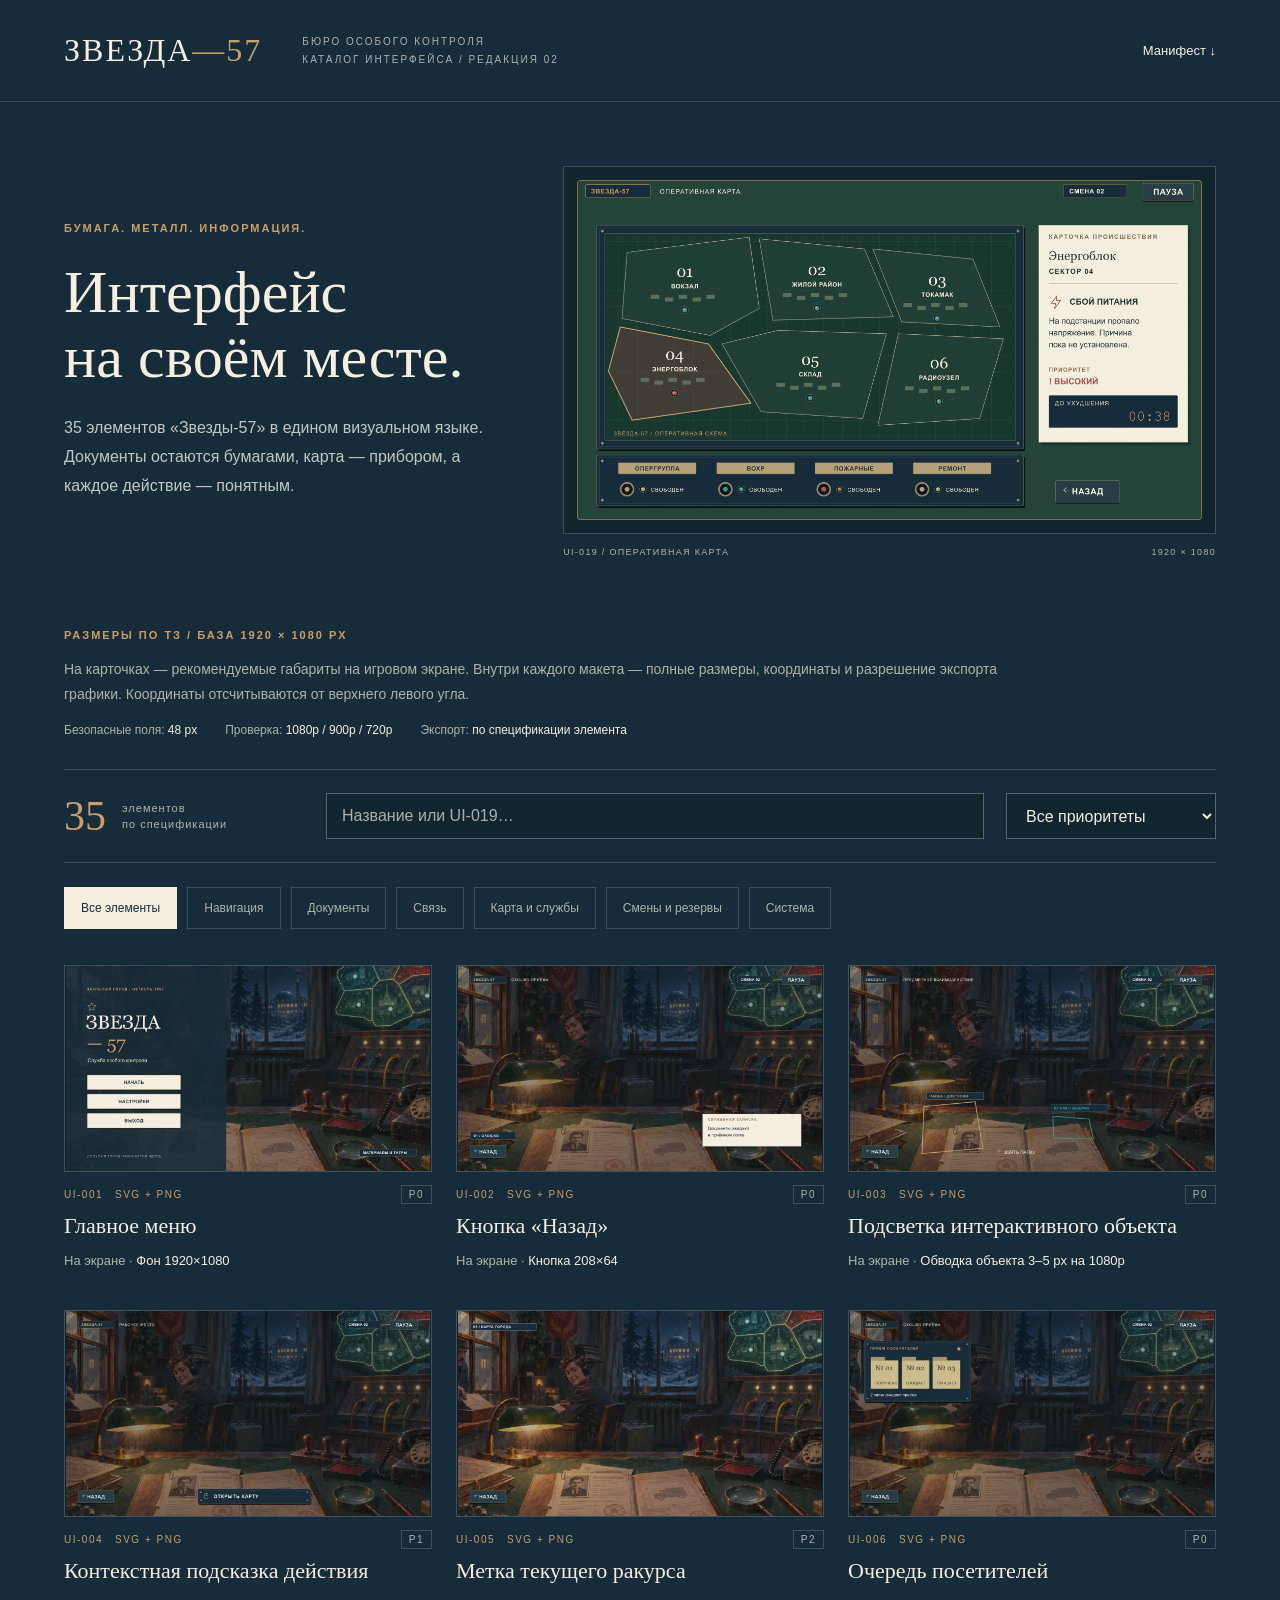
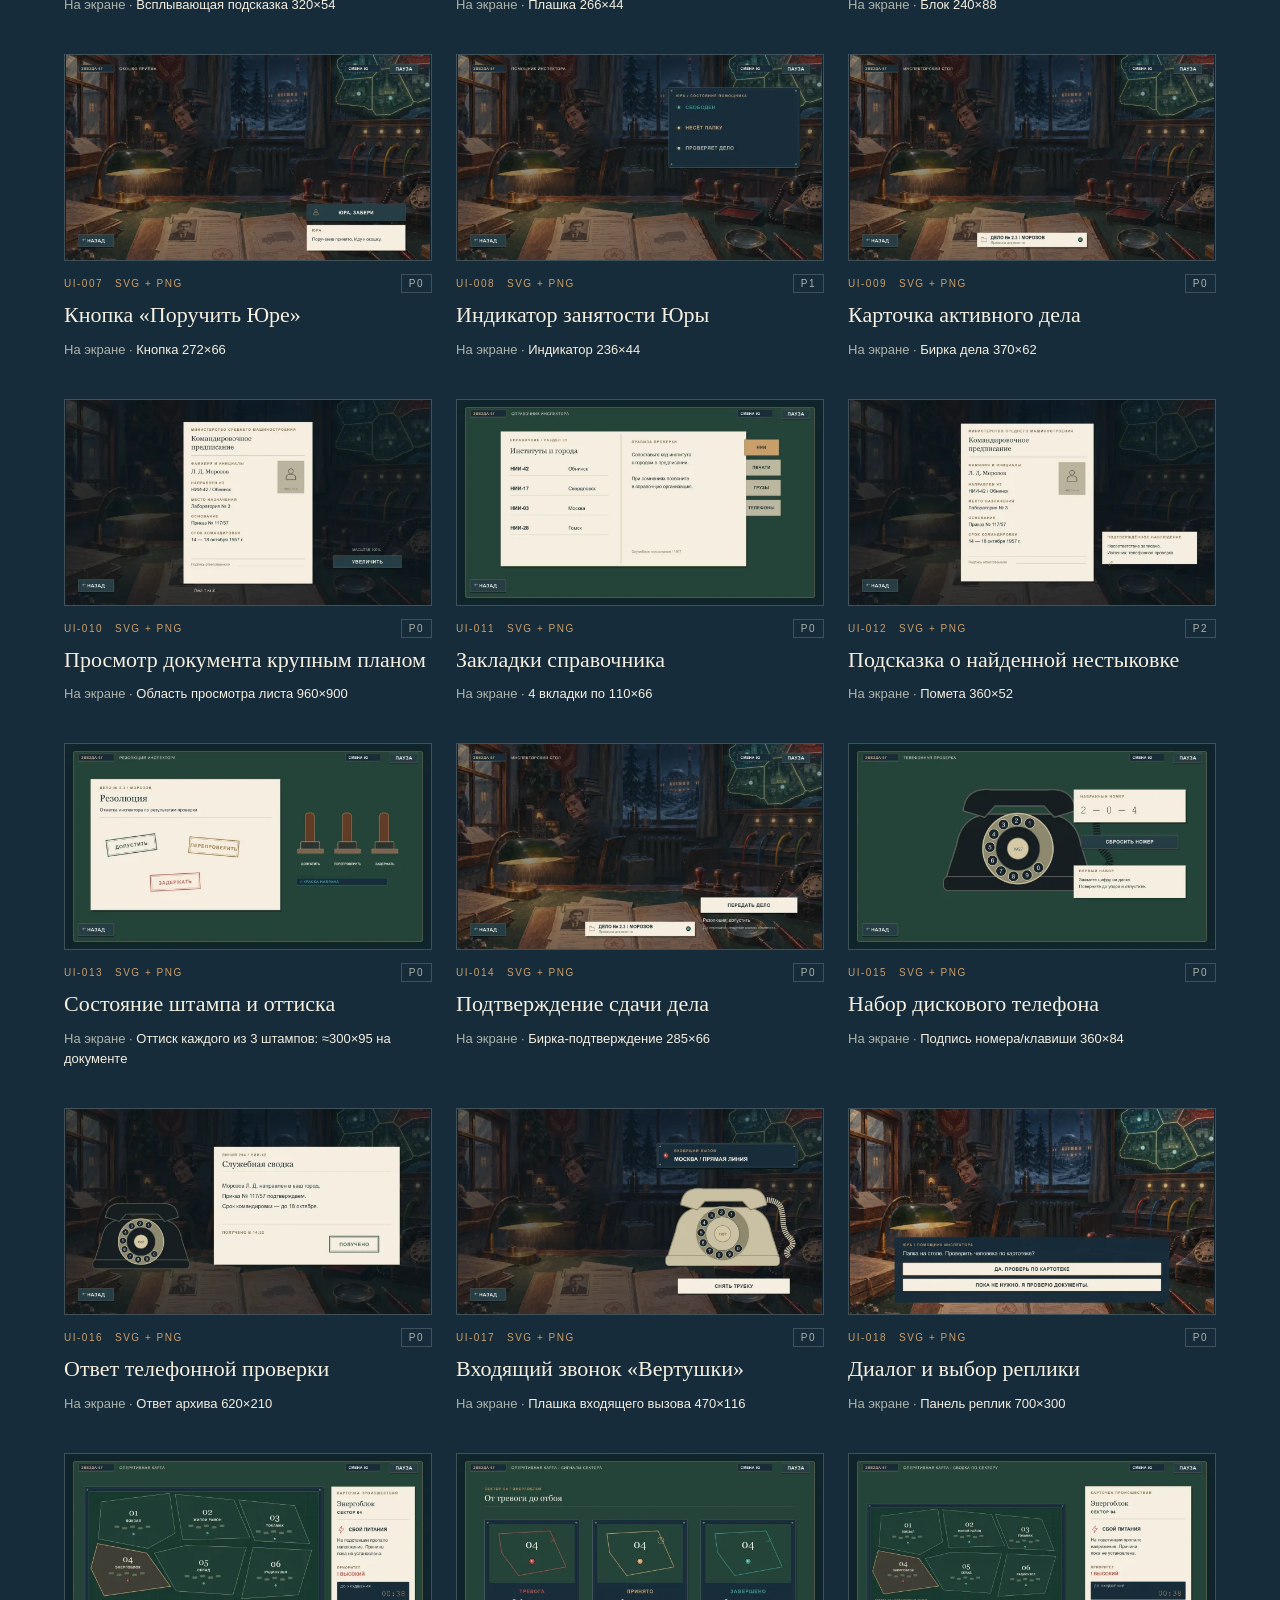
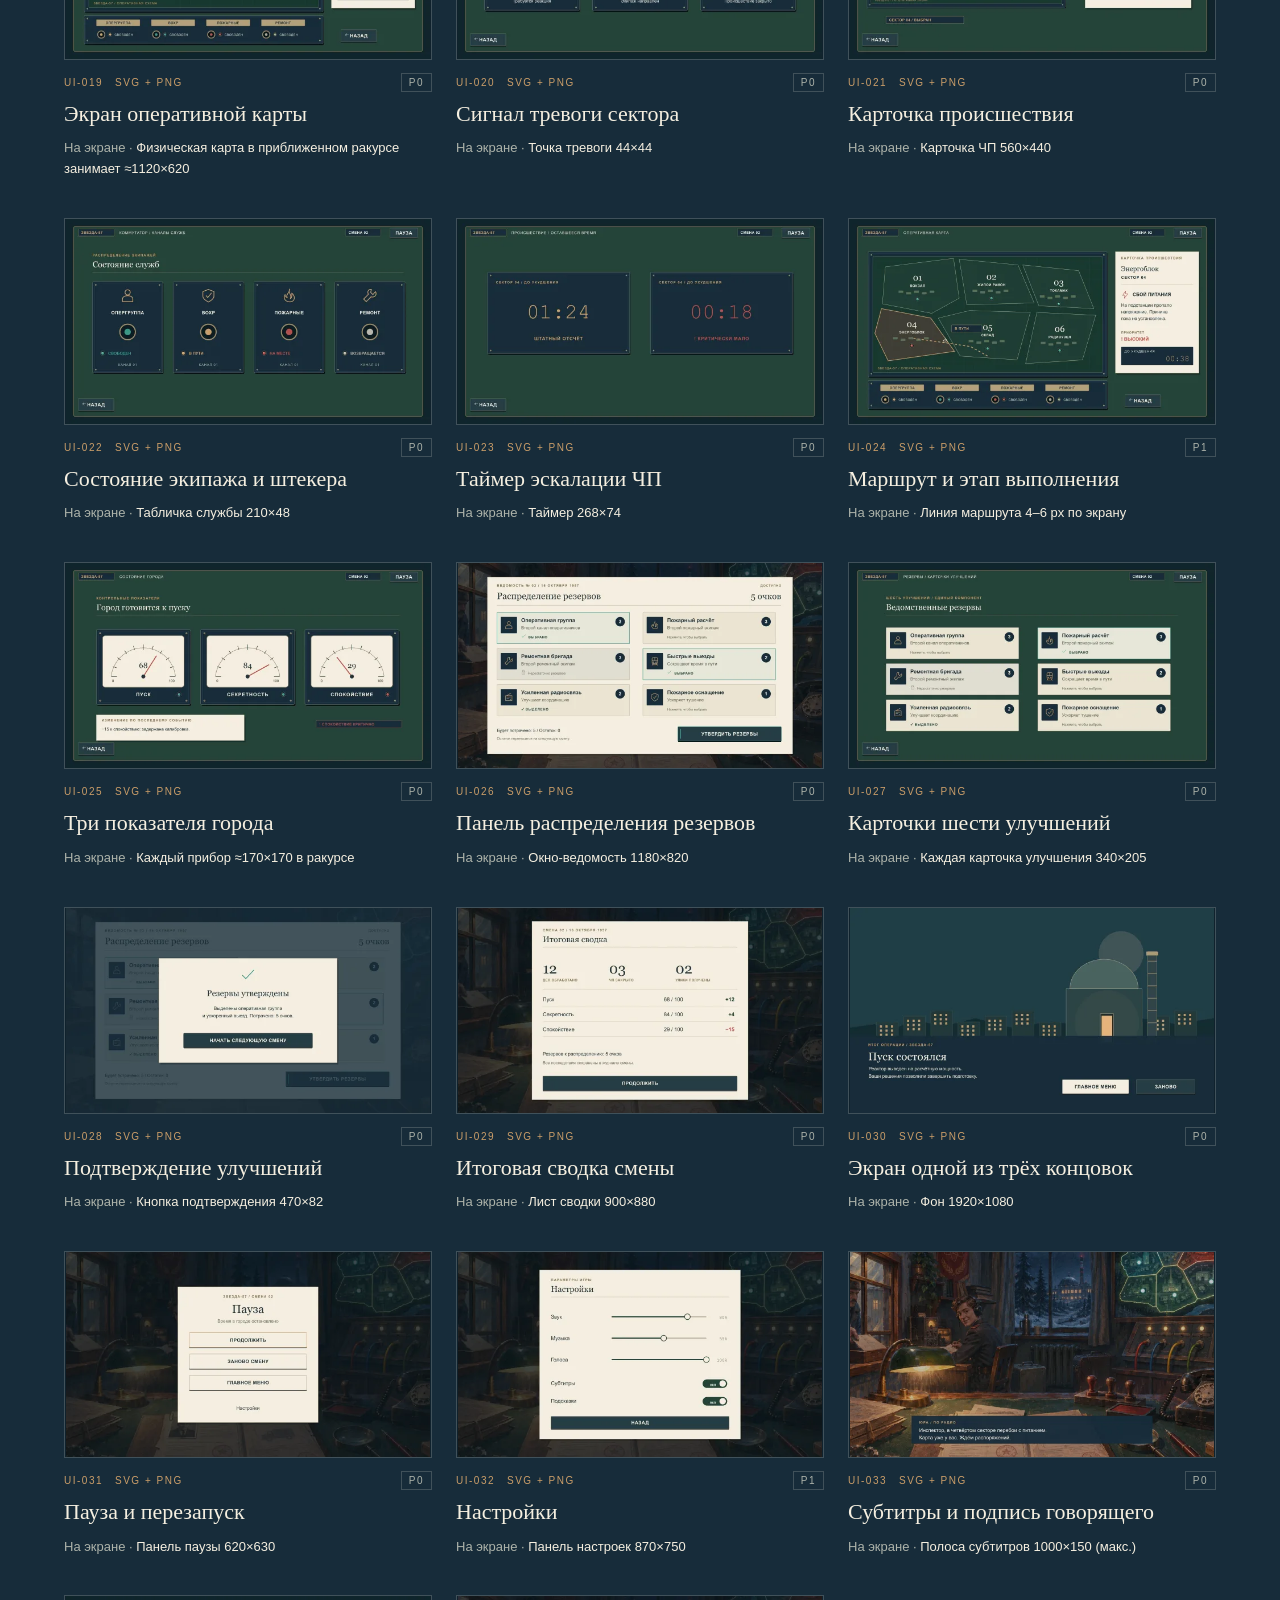
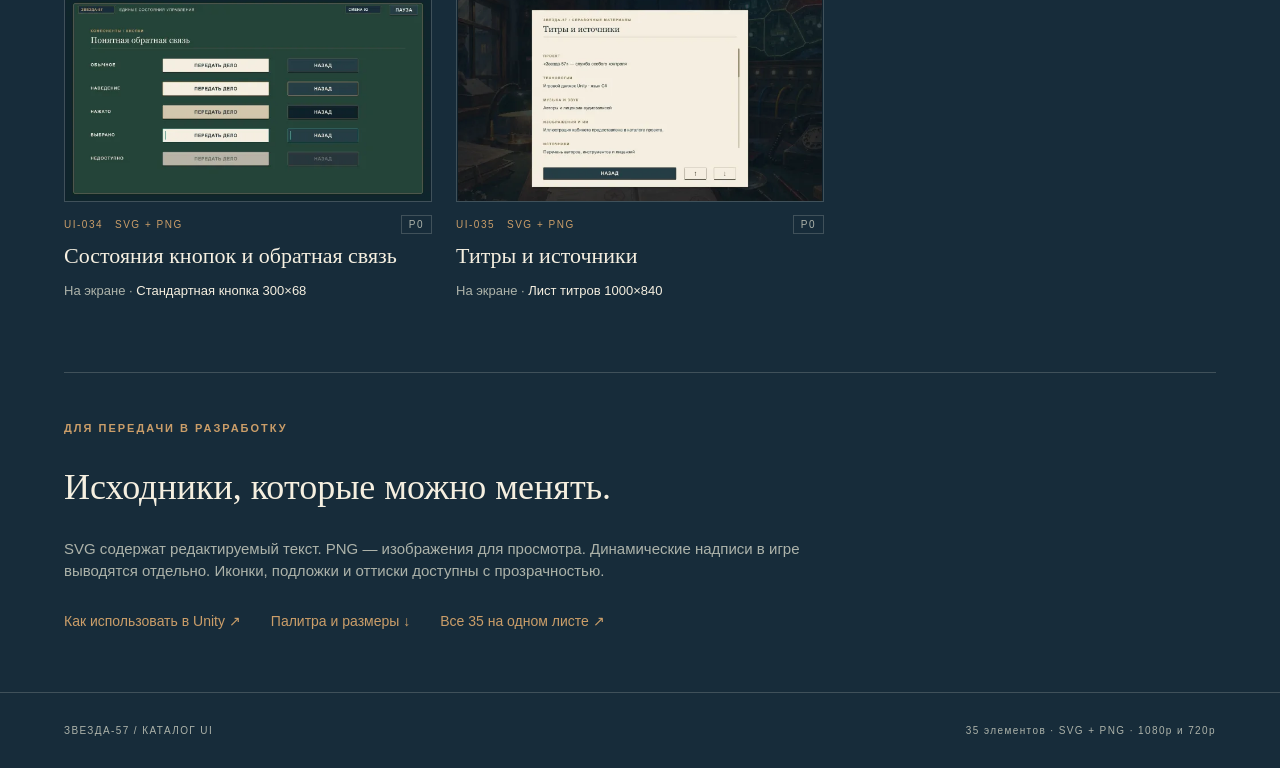
<file: UI/index.html>
<!doctype html>
<html lang="ru">
<head>
  <meta charset="utf-8"><meta name="viewport" content="width=device-width, initial-scale=1">
  <title>Звезда-57 — 35 элементов интерфейса</title>
  <meta name="description" content="Новый комплект UI Звезды-57: 35 редактируемых макетов, состояния, PNG и SVG для передачи в Unity.">
  <link rel="stylesheet" href="gallery.css?v=dimensions-20261113">
  <link rel="stylesheet" href="dimensions.css?v=dimensions-20261113">
</head>
<body>
  <header class="masthead"><a class="wordmark" href="../">ЗВЕЗДА<span>—57</span></a><span class="edition">БЮРО ОСОБОГО КОНТРОЛЯ<br>КАТАЛОГ ИНТЕРФЕЙСА / РЕДАКЦИЯ 02</span><a class="header-link" href="manifest.json" download>Манифест ↓</a></header>
  <main>
    <section class="intro"><div><p class="eyebrow">БУМАГА. МЕТАЛЛ. ИНФОРМАЦИЯ.</p><h1>Интерфейс<br>на своём месте.</h1><p class="lead">35 элементов «Звезды-57» в едином визуальном языке. Документы остаются бумагами, карта — прибором, а каждое действие — понятным.</p></div><figure class="cover"><img src="Previews/720p/UI_019_MAP.png" alt="Новый экран оперативной карты" width="1280" height="720"><figcaption><span>UI-019 / ОПЕРАТИВНАЯ КАРТА</span><span>1920 × 1080</span></figcaption></figure></section>
    <section class="dimension-guide" aria-labelledby="dimension-guide-title"><p class="eyebrow" id="dimension-guide-title">РАЗМЕРЫ ПО ТЗ / БАЗА 1920 × 1080 PX</p><p>На карточках — рекомендуемые габариты на игровом экране. Внутри каждого макета — полные размеры, координаты и разрешение экспорта графики. Координаты отсчитываются от верхнего левого угла.</p><div class="dimension-reference"><span>Безопасные поля: <strong>48 px</strong></span><span>Проверка: <strong>1080p / 900p / 720p</strong></span><span>Экспорт: <strong>по спецификации элемента</strong></span></div></section>
    <section class="toolbar" aria-label="Фильтры каталога"><div class="count"><strong id="count">35</strong><span>элементов<br>по спецификации</span></div><label class="search"><span class="sr-only">Поиск по названию или ID</span><input id="search" type="search" placeholder="Название или UI-019…" autocomplete="off"></label><label class="priority"><span class="sr-only">Приоритет</span><select id="priority"><option value="all">Все приоритеты</option><option>P0</option><option>P1</option><option>P2</option></select></label></section>
    <nav id="groups" class="groups" aria-label="Разделы интерфейса"></nav>
    <section id="catalog" class="catalog" aria-label="Макеты интерфейса"></section>
    <p class="empty" id="empty" hidden>Совпадений нет. Попробуйте другое название или ID.</p>
    <section class="handoff"><p class="eyebrow">ДЛЯ ПЕРЕДАЧИ В РАЗРАБОТКУ</p><h2>Исходники, которые можно менять.</h2><p>SVG содержат редактируемый текст. PNG — изображения для просмотра. Динамические надписи в игре выводятся отдельно. Иконки, подложки и оттиски доступны с прозрачностью.</p><div class="handoff-links"><a href="README.md">Как использовать в Unity ↗</a><a href="Materials/design-tokens.json" download>Палитра и размеры ↓</a><a href="Previews/overview.png" target="_blank" rel="noopener">Все 35 на одном листе ↗</a></div></section>
  </main>
  <footer><span>ЗВЕЗДА-57 / КАТАЛОГ UI</span><span>35 элементов · SVG + PNG · 1080p и 720p</span></footer>
  <dialog id="viewer" aria-labelledby="viewer-title"><div class="viewer-head"><div><span id="viewer-id" class="eyebrow"></span><h2 id="viewer-title"></h2></div><button id="close" type="button" aria-label="Закрыть просмотр">Закрыть ×</button></div><section class="dimensions" aria-labelledby="dimensions-title"><h3 id="dimensions-title">Размеры по ТЗ · база 1920 × 1080 px</h3><dl><div><dt>На игровом экране</dt><dd id="screen-size"></dd></div><div><dt>Расположение</dt><dd id="screen-position"></dd></div><div><dt>Экспорт графики</dt><dd id="export-size"></dd></div></dl><p>Экранные размеры и координаты — ориентиры для первого макета. В Unity используются якоря; размер физических 3D-предметов зависит от камеры.</p></section><div class="viewer-image"><img id="full" alt="" width="1920" height="1080"></div><div id="variants" class="variants" hidden></div><div class="viewer-detail"><div><h3>Размещение и работа</h3><p id="location"></p><p id="behavior"></p></div><div><h3>Передача в Unity</h3><p id="handoff"></p><div class="downloads"><a id="svg-link" download>SVG ↓</a><a id="png-link" download>PNG 1080p ↓</a><a id="small-link" download>PNG 720p ↓</a></div></div></div><div class="viewer-nav"><button id="prev" type="button">← Предыдущий</button><span id="position"></span><button id="next" type="button">Следующий →</button></div></dialog>
  <script type="module" src="gallery.js?v=dimensions-20261113"></script>
</body></html>
</file>
<file: UI/gallery.css>
:root{color-scheme:dark;--navy:#172c3a;--paper:#f5efe0;--amber:#cb9e69;--mint:#3a998a;--muted:#adb3aa;--edge:#40515a;--dark:#10222d}*{box-sizing:border-box}body{margin:0;background:var(--navy);color:var(--paper);font-family:Arial,sans-serif;line-height:1.5}a{color:inherit;text-decoration:none}button,input,select{font:inherit}button,a,input,select{touch-action:manipulation}button:focus-visible,a:focus-visible,input:focus-visible,select:focus-visible{outline:3px solid var(--amber);outline-offset:5px}button{cursor:pointer}a:hover{color:var(--amber)}.masthead{max-width:1680px;margin:auto;padding:32px 64px;display:flex;gap:40px;align-items:center;border-bottom:1px solid var(--edge)}.wordmark{font:32px Georgia,serif;letter-spacing:2px}.wordmark span{color:var(--amber)}.edition{font-size:10px;line-height:1.8;letter-spacing:2px;color:var(--muted)}.header-link{margin-left:auto;font-size:13px}main{max-width:1680px;margin:auto;padding:0 64px}.intro{display:grid;grid-template-columns:.8fr 1.2fr;gap:64px;padding:64px 0 56px;align-items:center}.eyebrow{color:var(--amber);font-size:11px;font-weight:bold;letter-spacing:2px}h1{font:clamp(42px,4.7vw,74px)/1.08 Georgia,serif;margin:24px 0}.lead{font-size:16px;color:#c2c8bf;max-width:445px;line-height:1.8}.cover{margin:0}.cover img{display:block;width:100%;height:auto;border:1px solid var(--edge)}figcaption{display:flex;justify-content:space-between;font-size:9px;letter-spacing:1.3px;margin-top:12px;color:var(--muted)}.toolbar{border-top:1px solid var(--edge);border-bottom:1px solid var(--edge);padding:22px 0;display:flex;gap:22px;align-items:center}.count{display:flex;align-items:center;gap:16px;min-width:240px}.count strong{font:42px Georgia,serif;color:var(--amber)}.count span{font-size:11px;letter-spacing:1px;color:var(--muted)}.search{flex:1}.search input,select{width:100%;min-height:46px;border:1px solid #57676c;background:#112530;padding:10px 15px;color:var(--paper);border-radius:0}.search input::placeholder{color:#a9b0a9}.priority{width:210px}.groups{display:flex;gap:10px;flex-wrap:wrap;padding:24px 0 36px}.groups button{background:transparent;color:var(--muted);border:1px solid var(--edge);padding:10px 16px;font-size:12px;min-height:42px}.groups button[aria-pressed=true]{background:var(--paper);color:var(--navy);border-color:var(--paper)}.catalog{display:grid;grid-template-columns:repeat(3,minmax(0,1fr));gap:38px 24px}.ui-card{border:0;padding:0;background:transparent;color:inherit;text-align:left;min-width:0;cursor:pointer}.thumb{aspect-ratio:16/9;overflow:hidden;border:1px solid var(--edge);background:var(--dark)}.thumb img{width:100%;height:100%;object-fit:contain;display:block;transition:transform .18s}.ui-card:hover .thumb{border-color:var(--amber)}.ui-card:hover img{transform:scale(1.025)}.card-meta{display:flex;align-items:center;gap:12px;margin:13px 0 6px;font-size:10px;letter-spacing:1.5px;color:var(--amber)}.card-meta .p{margin-left:auto;color:var(--muted);border:1px solid var(--edge);padding:1px 7px}.ui-card h2{font:22px/1.3 Georgia,serif;margin:8px 0 0}.empty{padding:60px 0;color:var(--muted)}.handoff{margin:70px 0 60px;padding-top:36px;border-top:1px solid var(--edge)}.handoff h2{font:36px Georgia,serif}.handoff p:not(.eyebrow){color:var(--muted);max-width:760px;font-size:15px}.handoff-links{display:flex;flex-wrap:wrap;gap:30px;margin-top:28px;font-size:14px;color:var(--amber)}footer{max-width:1680px;padding:30px 64px;margin:auto;border-top:1px solid var(--edge);display:flex;justify-content:space-between;font-size:10px;letter-spacing:1.4px;color:var(--muted)}dialog{width:min(1500px,96vw);max-height:94vh;padding:24px;background:var(--dark);color:var(--paper);border:1px solid #6f7568;overflow:auto}dialog::backdrop{background:#071219e8}.viewer-head{display:flex;align-items:center;justify-content:space-between;gap:24px;padding:0 0 18px}.viewer-head h2{font:28px Georgia,serif;margin:8px 0 0}.viewer-head button,.viewer-nav button{border:1px solid var(--edge);background:transparent;color:var(--paper);padding:12px 16px;min-height:44px}.viewer-image img{width:100%;height:auto;display:block}.viewer-detail{display:grid;grid-template-columns:1fr 1fr;gap:40px;padding:12px 0}.viewer-detail h3{font-size:12px;letter-spacing:1.5px;color:var(--amber);text-transform:uppercase}.viewer-detail p{font-size:14px;color:#c2c8bf;line-height:1.7}.downloads{display:flex;gap:22px;flex-wrap:wrap;color:var(--amber);font-size:13px}.viewer-nav{display:flex;justify-content:space-between;align-items:center;gap:15px;border-top:1px solid var(--edge);padding-top:16px;margin-top:20px}.viewer-nav span{font:14px 'Courier New',monospace;color:var(--muted)}.variants{display:flex;gap:12px;padding:16px 0}.variants[hidden]{display:none}.variants button{padding:10px 16px;background:transparent;border:1px solid var(--edge);color:var(--paper)}.variants button[aria-pressed=true]{border-color:var(--amber);color:var(--amber)}.sr-only{position:absolute;width:1px;height:1px;overflow:hidden;clip:rect(0,0,0,0)}@media(max-width:1100px){main{padding:0 32px}.masthead,footer{padding:24px 32px}.intro{gap:30px}.catalog{grid-template-columns:repeat(2,minmax(0,1fr))}}@media(max-width:650px){main{padding:0 20px}.masthead{padding:20px;gap:15px}.wordmark{font-size:23px}.edition{display:none}.header-link{font-size:11px}.intro{display:flex;flex-direction:column;align-items:stretch;padding:30px 0;gap:20px}h1{font-size:46px}.lead{font-size:14px}.toolbar{flex-wrap:wrap;gap:14px}.count{min-width:0;flex:1}.priority{width:160px}.search{flex-basis:100%;order:3}.catalog{grid-template-columns:1fr;gap:30px}.groups{gap:7px;padding-bottom:25px}.groups button{font-size:11px;padding:8px 10px}.ui-card h2{font-size:22px}.handoff h2{font-size:30px}footer{padding:20px;flex-direction:column;gap:12px}.viewer-detail{grid-template-columns:1fr;gap:4px}.viewer-head h2{font-size:21px}.viewer-head button{font-size:12px;padding:10px}.viewer-nav button{font-size:12px;padding:10px}.viewer-nav span{font-size:11px}.variants{flex-wrap:wrap}dialog{padding:15px}.viewer-image{margin:0 -7px}}@media(prefers-reduced-motion:reduce){*{scroll-behavior:auto!important;transition:none!important}}
</file>
<file: UI/dimensions.css>
.dimension-guide{padding:0 0 30px}
.dimension-guide>p:not(.eyebrow){max-width:950px;color:var(--muted);font-size:14px;line-height:1.8}
.dimension-reference{display:flex;flex-wrap:wrap;gap:12px 28px;font-size:12px;color:var(--muted)}
.dimension-reference strong{font-weight:400;color:var(--paper)}
.ui-card{align-self:start}
.card-dimensions{font-size:13px;line-height:1.6;color:var(--paper);margin:10px 0 0;overflow-wrap:anywhere}
.card-dimensions span{color:var(--muted)}
.dimensions{padding:18px 0 22px;margin-bottom:20px;border-top:1px solid var(--edge);border-bottom:1px solid var(--edge)}
.dimensions h3{font-size:12px;font-weight:400;letter-spacing:1.3px;color:var(--amber);margin:0 0 16px}
.dimensions dl{display:grid;grid-template-columns:1fr 1fr 1fr;gap:28px;margin:0}
.dimensions dt{font-size:12px;color:var(--muted);margin-bottom:8px}
.dimensions dd{font-size:14px;line-height:1.65;margin:0;overflow-wrap:anywhere}
.dimensions>p{font-size:11px;color:var(--muted);line-height:1.7;margin:16px 0 0}
@media(max-width:800px){.dimensions dl{grid-template-columns:1fr;gap:16px}.dimension-reference{gap:8px 20px}.dimensions{padding:16px 0}.dimensions h3{font-size:11px}}
</file>
